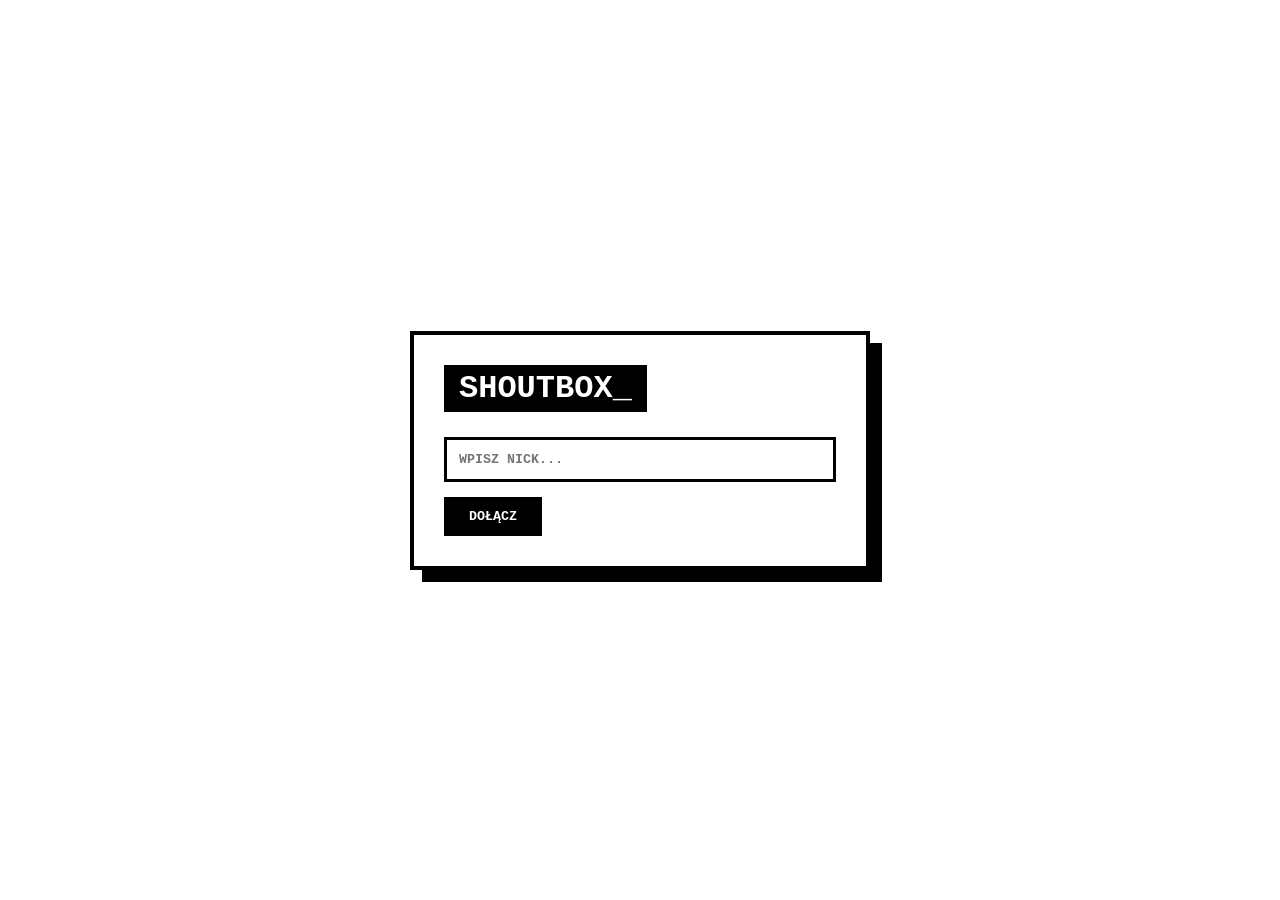
<file: kurs-react/index.html>
<!DOCTYPE html>
<html lang="pl">
<head>
    <meta charset="UTF-8">
    <meta name="viewport" content="width=device-width, initial-scale=1.0">
    <title>Shoutbox Mono Light</title>
    
    <meta name="theme-color" content="#000000">
    <link rel="manifest" href="manifest.json">
    <link rel="apple-touch-icon" href="https://cdn-icons-png.flaticon.com/512/1041/1041916.png">

    <link rel="stylesheet" href="./css/style.css">
</head>
<body>

    <main class="container">
        <section id="sekcja-logowania" class="panel">
            <h1>SHOUTBOX_</h1>
            <div class="login-form">
                <input type="text" id="input-nick" placeholder="WPISZ NICK...">
                <button id="btn-wejdz">DOŁĄCZ</button>
            </div>
        </section>

        <section id="sekcja-czatu" class="panel hidden">
            <header class="chat-header">
                <h2 id="powitanie">UŻYTKOWNIK_</h2>
                <button id="btn-wyloguj">WYJDŹ</button>
            </header>
            
            <div id="okno-wiadomosci"></div>

            <form id="formularz-wiadomosci" class="chat-controls">
                <input type="text" id="input-wiadomosc" placeholder="WIADOMOŚĆ..." autocomplete="off">
                <button type="submit" id="btn-wyslij">WYŚLIJ</button>
            </form>
        </section>
    </main>

    <script src="./js/app.js"></script>

    <script>
        if ('serviceWorker' in navigator) {
            window.addEventListener('load', () => {
                navigator.serviceWorker.register('./sw.js')
                    .then(reg => console.log('✅ Service Worker zarejestrowany!'))
                    .catch(err => console.log('❌ Błąd rejestracji SW:', err));
            });
        }
    </script>
</body>
</html>
</file>
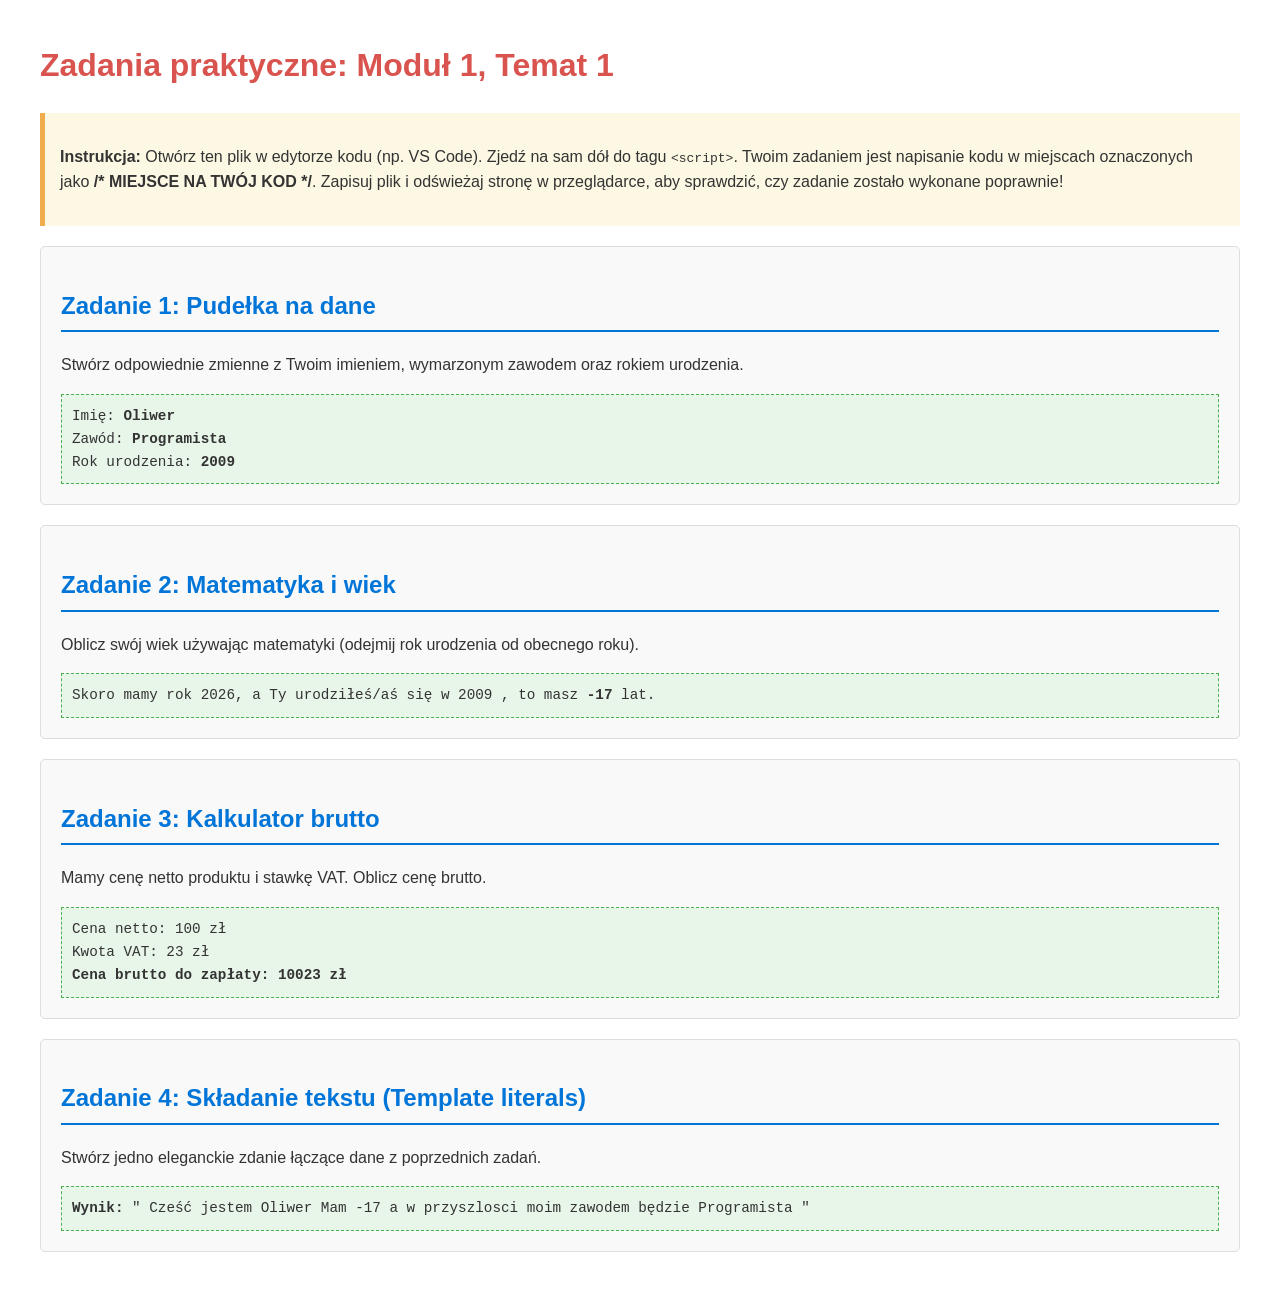
<file: zadania/1.1-zadania.html>
<!DOCTYPE html>
<html lang="pl">
<head>
    <meta charset="UTF-8">
    <meta name="viewport" content="width=device-width, initial-scale=1.0">
    <title>Zadania 1.1: Składnia i Zmienne</title>
    <style>
        body { 
            font-family: 'Segoe UI', Tahoma, Geneva, Verdana, sans-serif; 
            margin: 40px; 
            line-height: 1.6; 
            color: #333;
        }
        h1 { color: #d9534f; }
        h2 { color: #0275d8; border-bottom: 2px solid #0275d8; padding-bottom: 5px;}
        .instruction { 
            background-color: #fcf8e3; 
            padding: 15px; 
            border-left: 5px solid #f0ad4e; 
            margin-bottom: 20px;
        }
        .task-container {
            background-color: #f9f9f9;
            border: 1px solid #ddd;
            padding: 20px;
            margin-bottom: 20px;
            border-radius: 5px;
        }
        .output { 
            margin-top: 15px;
            padding: 10px; 
            background-color: #e8f5e9; 
            border: 1px dashed #4caf50;
            font-family: monospace;
            font-size: 1.1em;
        }
    </style>
</head>
<body>

    <h1>Zadania praktyczne: Moduł 1, Temat 1</h1>
    
    <div class="instruction">
        <p><strong>Instrukcja:</strong> Otwórz ten plik w edytorze kodu (np. VS Code). Zjedź na sam dół do tagu <code>&lt;script&gt;</code>. Twoim zadaniem jest napisanie kodu w miejscach oznaczonych jako <strong>/* MIEJSCE NA TWÓJ KOD */</strong>. Zapisuj plik i odświeżaj stronę w przeglądarce, aby sprawdzić, czy zadanie zostało wykonane poprawnie!</p>
    </div>

    <div class="task-container">
        <h2>Zadanie 1: Pudełka na dane</h2>
        <p>Stwórz odpowiednie zmienne z Twoim imieniem, wymarzonym zawodem oraz rokiem urodzenia.</p>
        <div class="output" id="wynik1">Oczekiwanie na rozwiązanie...</div>
    </div>

    <div class="task-container">
        <h2>Zadanie 2: Matematyka i wiek</h2>
        <p>Oblicz swój wiek używając matematyki (odejmij rok urodzenia od obecnego roku).</p>
        <div class="output" id="wynik2">Oczekiwanie na rozwiązanie...</div>
    </div>

    <div class="task-container">
        <h2>Zadanie 3: Kalkulator brutto</h2>
        <p>Mamy cenę netto produktu i stawkę VAT. Oblicz cenę brutto.</p>
        <div class="output" id="wynik3">Oczekiwanie na rozwiązanie...</div>
    </div>

    <div class="task-container">
        <h2>Zadanie 4: Składanie tekstu (Template literals)</h2>
        <p>Stwórz jedno eleganckie zdanie łączące dane z poprzednich zadań.</p>
        <div class="output" id="wynik4">Oczekiwanie na rozwiązanie...</div>
    </div>

    <script>
        // ==========================================
        // MIEJSCE NA ROZWIĄZANIA ZADAŃ
        // ==========================================

        // --- ZADANIE 1 ---
        // 1. Użyj 'const', aby stworzyć stałą 'mojeImie' i przypisz jej swoje imię.
        // 2. Użyj 'let', aby stworzyć zmienną 'wymarzonyZawod' i przypisz jej tekst (np. "Programista").
        // 3. Użyj 'const', aby stworzyć stałą 'rokUrodzenia' i przypisz jej liczbę (Twój rok urodzenia).
        
        /* --- MIEJSCE NA TWÓJ KOD (Zadanie 1) --- */

        const mojeImie = " Oliwer "
        let wymarzonyZawod = " Programista "
        const rokUrodzenia = " 2009 "
        
        // np.: const mojeImie = "Jan"; (usuń komentarz i wpisz swoje dane)


        // --- ZADANIE 2 ---
        // 1. Stwórz stałą 'obecnyRok' i przypisz jej obecny rok (np. 2024).
        // 2. Stwórz zmienną 'mojWiek'.
        // 3. Przypisz do 'mojWiek' wynik odejmowania: obecnyRok minus rokUrodzenia.
        
        /* --- MIEJSCE NA TWÓJ KOD (Zadanie 2) --- */

        const obecnyRok = "2026"
        let mojWiek = rokUrodzenia - obecnyRok
    

        



        // --- ZADANIE 3 ---
        // Wyobraź sobie, że piszesz system dla sklepu.
        // 1. Stwórz zmienną 'cenaNetto' z wartością 100.
        // 2. Stwórz stałą 'stawkaVat' z wartością 0.23.
        // 3. Stwórz zmienną 'kwotaVat' jako wynik mnożenia cenaNetto przez stawkaVat.
        // 4. Stwórz zmienną 'cenaBrutto' dodając 'cenaNetto' i 'kwotaVat'.
        
        /* --- MIEJSCE NA TWÓJ KOD (Zadanie 3) --- */

        let cenaNetto = "100"
        const stawkaVat = "0.23"
        let kwotaVat = cenaNetto * stawkaVat
        let cenaBrutto = cenaNetto + kwotaVat        



        // --- ZADANIE 4 ---
        // Użyj "backticków" (znaku `), aby stworzyć ładne zdanie korzystając ze zmiennych z Zadania 1 i 2.
        // Przykład zdania: "Cześć, jestem Jan. Mam 18 lat, a w przyszłości moim zawodem będzie Programista."
        // Wynik przypisz do nowej stałej o nazwie 'podsumowanie'.
        
        /* --- MIEJSCE NA TWÓJ KOD (Zadanie 4) --- */
        
        const podsumowanie =  ` Cześć jestem ` + mojeImie + ` Mam ` + mojWiek  + ` a w przyszlosci moim zawodem będzie ` + wymarzonyZawod
        


        // ==========================================
        // KOD SPRAWDZAJĄCY (Nie modyfikuj poniżej!)
        // Poniższy kod sprawdza, czy stworzyłeś odpowiednie zmienne 
        // i wyświetla je na stronie. Jeśli czegoś brakuje, wyświetli błąd.
        // ==========================================
        try {
            document.getElementById('wynik1').innerHTML = 
                `Imię: <strong>${mojeImie}</strong> <br> Zawód: <strong>${wymarzonyZawod}</strong> <br> Rok urodzenia: <strong>${rokUrodzenia}</strong>`;
        } catch(e) { document.getElementById('wynik1').innerHTML = "Błąd: Upewnij się, że stworzyłeś zmienne 'mojeImie', 'wymarzonyZawod' i 'rokUrodzenia'."; }

        try {
            document.getElementById('wynik2').innerHTML = 
                `Skoro mamy rok ${obecnyRok}, a Ty urodziłeś/aś się w ${rokUrodzenia}, to masz <strong>${mojWiek}</strong> lat.`;
        } catch(e) { document.getElementById('wynik2').innerHTML = "Błąd: Upewnij się, że stworzyłeś zmienne 'obecnyRok' i 'mojWiek'."; }

        try {
            document.getElementById('wynik3').innerHTML = 
                `Cena netto: ${cenaNetto} zł <br> Kwota VAT: ${kwotaVat} zł <br> <strong>Cena brutto do zapłaty: ${cenaBrutto} zł</strong>`;
        } catch(e) { document.getElementById('wynik3').innerHTML = "Błąd: Upewnij się, że poprawnie obliczyłeś 'cenaNetto', 'kwotaVat' i 'cenaBrutto'."; }

        try {
            document.getElementById('wynik4').innerHTML = `<strong>Wynik:</strong> "${podsumowanie}"`;
        } catch(e) { document.getElementById('wynik4').innerHTML = "Błąd: Upewnij się, że stworzyłeś zmienną 'podsumowanie' używając template literals."; }

    </script>
</body>
</html>
</file>
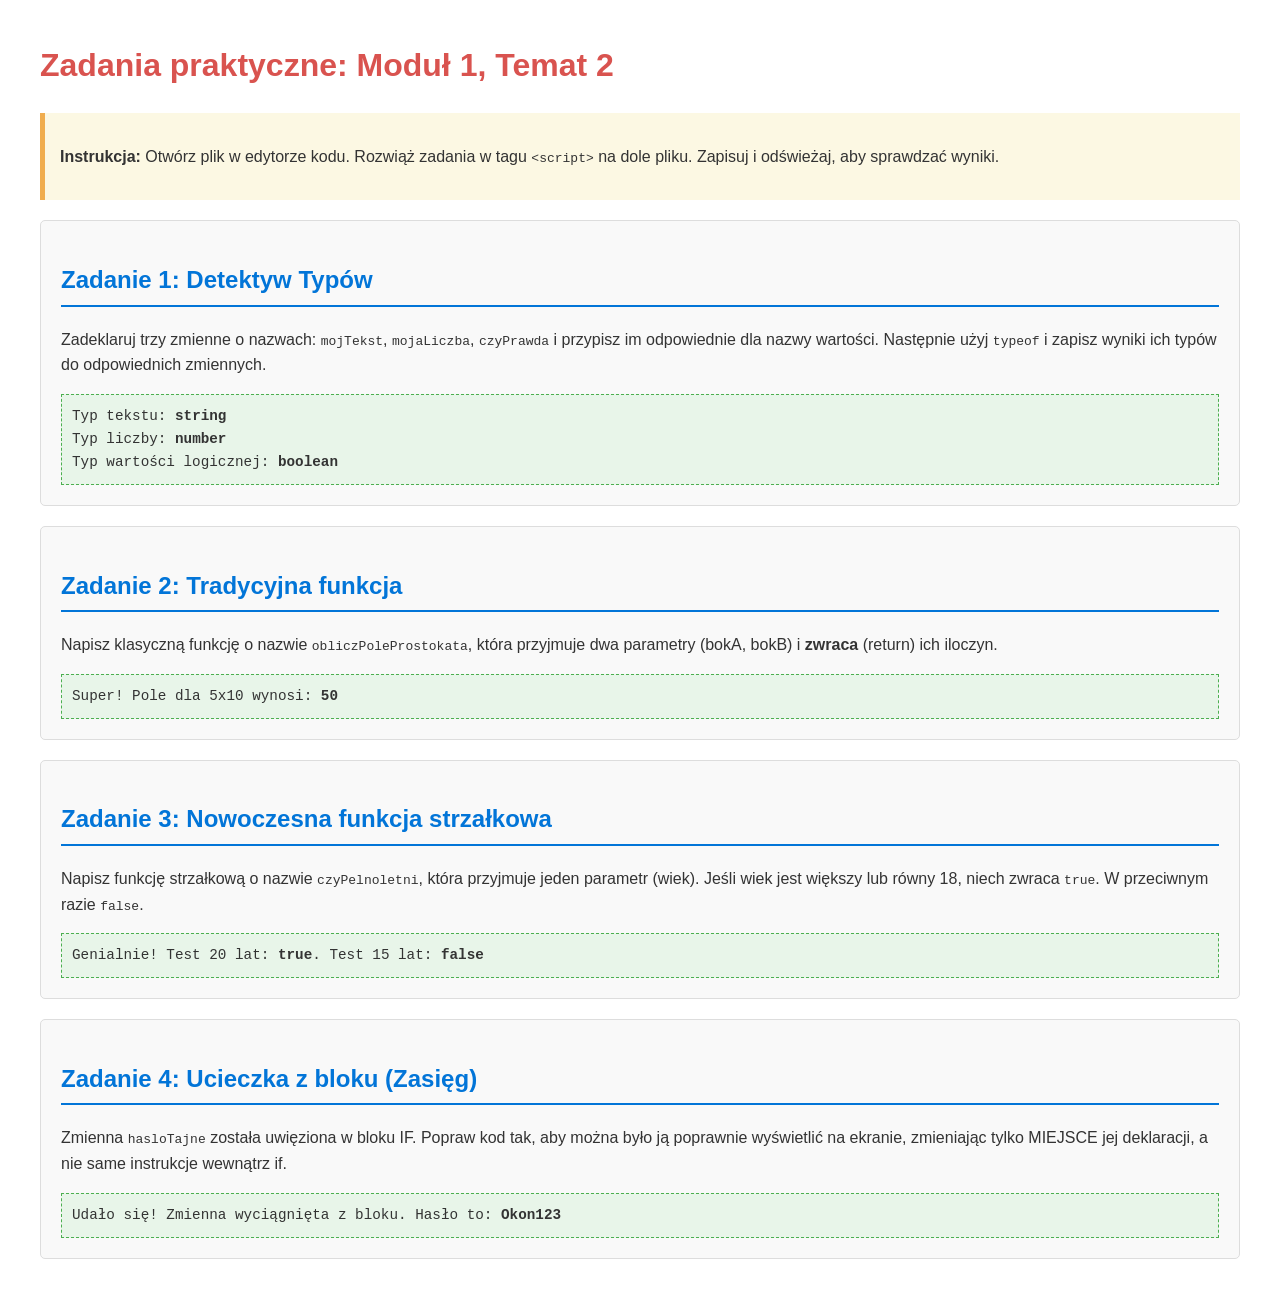
<file: zadania/1.2-zadania.html>
<!DOCTYPE html>
<html lang="pl">
<head>
    <meta charset="UTF-8">
    <meta name="viewport" content="width=device-width, initial-scale=1.0">
    <title>Zadania 1.2: Typy, funkcje i zasięg</title>
    <style>
        body { font-family: 'Segoe UI', Tahoma, Geneva, Verdana, sans-serif; margin: 40px; line-height: 1.6; color: #333; }
        h1 { color: #d9534f; }
        h2 { color: #0275d8; border-bottom: 2px solid #0275d8; padding-bottom: 5px;}
        .instruction { background-color: #fcf8e3; padding: 15px; border-left: 5px solid #f0ad4e; margin-bottom: 20px; }
        .task-container { background-color: #f9f9f9; border: 1px solid #ddd; padding: 20px; margin-bottom: 20px; border-radius: 5px; }
        .output { margin-top: 15px; padding: 10px; background-color: #e8f5e9; border: 1px dashed #4caf50; font-family: monospace; font-size: 1.1em; }
        .error { background-color: #f8d7da; border: 1px dashed #dc3545; color: #721c24; }
    </style>
</head>
<body>

    <h1>Zadania praktyczne: Moduł 1, Temat 2</h1>
    
    <div class="instruction">
        <p><strong>Instrukcja:</strong> Otwórz plik w edytorze kodu. Rozwiąż zadania w tagu <code>&lt;script&gt;</code> na dole pliku. Zapisuj i odświeżaj, aby sprawdzać wyniki.</p>
    </div>

    <div class="task-container">
        <h2>Zadanie 1: Detektyw Typów</h2>
        <p>Zadeklaruj trzy zmienne o nazwach: <code>mojTekst</code>, <code>mojaLiczba</code>, <code>czyPrawda</code> i przypisz im odpowiednie dla nazwy wartości. Następnie użyj <code>typeof</code> i zapisz wyniki ich typów do odpowiednich zmiennych.</p>
        <div class="output" id="wynik1">Oczekiwanie na rozwiązanie...</div>
    </div>

    <div class="task-container">
        <h2>Zadanie 2: Tradycyjna funkcja</h2>
        <p>Napisz klasyczną funkcję o nazwie <code>obliczPoleProstokata</code>, która przyjmuje dwa parametry (bokA, bokB) i <strong>zwraca</strong> (return) ich iloczyn.</p>
        <div class="output" id="wynik2">Oczekiwanie na rozwiązanie...</div>
    </div>

    <div class="task-container">
        <h2>Zadanie 3: Nowoczesna funkcja strzałkowa</h2>
        <p>Napisz funkcję strzałkową o nazwie <code>czyPelnoletni</code>, która przyjmuje jeden parametr (wiek). Jeśli wiek jest większy lub równy 18, niech zwraca <code>true</code>. W przeciwnym razie <code>false</code>.</p>
        <div class="output" id="wynik3">Oczekiwanie na rozwiązanie...</div>
    </div>

    <div class="task-container">
        <h2>Zadanie 4: Ucieczka z bloku (Zasięg)</h2>
        <p>Zmienna <code>hasloTajne</code> została uwięziona w bloku IF. Popraw kod tak, aby można było ją poprawnie wyświetlić na ekranie, zmieniając tylko MIEJSCE jej deklaracji, a nie same instrukcje wewnątrz if.</p>
        <div class="output" id="wynik4">Oczekiwanie na rozwiązanie...</div>
    </div>

    <script>
        // ==========================================
        // MIEJSCE NA ROZWIĄZANIA ZADAŃ
        // ==========================================

        // --- ZADANIE 1 ---
        // 1. Stwórz zmienne: mojTekst, mojaLiczba, czyPrawda i nadaj im odpowiednie wartości.
        // 2. Stwórz zmienne: typTekstu, typLiczby, typPrawdy i przypisz do nich wynik operatora 'typeof' z powyższych zmiennych.
        
        /* --- TWÓJ KOD (Zadanie 1) --- */
        // let mojTekst = "Dowolny tekst";

        let mojTekst = "ABCD";
        let mojaLiczba = 55;
        let czyPrawda = true;

        let typTekstu = typeof( mojTekst );
        let typLiczby = typeof( mojaLiczba );
        let typPrawdy = typeof( czyPrawda );




        // --- ZADANIE 2 ---
        // Stwórz funkcję o nazwie 'obliczPoleProstokata' przyjmującą dwa parametry. Zwróć wynik mnożenia.
        
        /* --- TWÓJ KOD (Zadanie 2) --- */


         function obliczPoleProstokata( bokA, bokB ) {
            return ( bokA * bokB );
        }   
        



        // --- ZADANIE 3 ---
        // Stwórz funkcję strzałkową 'czyPelnoletni'.
        // Podpowiedź: if (wiek >= 18) { return true; } else { return false; }
        
        /* --- TWÓJ KOD (Zadanie 3) --- */
        
         function czyPelnoletni( wiek ) {
            if( wiek >= 18 ) {
                return true;
            } else {
                return false;
            }
        }


        // --- ZADANIE 4 ---
        // BŁĘDNY KOD:
        // if (true) {
        //     let hasloTajne = "Okon123";
        // }
        // 
        // Twoim zadaniem jest przenieść deklarację zmiennej tak, aby 'hasloTajne' było widoczne poza blokiem IF.
        // Najpierw zadeklaruj let hasloTajne PUSTE przed blokiem IF.
        // Potem wewnątrz IF przypisz mu wartość.
        
        /* --- TWÓJ KOD (Zadanie 4) --- */
        
        // (napisz poprawny blok if tutaj)

         let hasloTajne = '';
        if ( true ) {
            hasloTajne = "Okon123";
        }





        // ==========================================
        // KOD SPRAWDZAJĄCY (Nie modyfikuj poniżej!)
        // ==========================================
        try {
            document.getElementById('wynik1').innerHTML = 
                `Typ tekstu: <strong>${typTekstu}</strong> <br> Typ liczby: <strong>${typLiczby}</strong> <br> Typ wartości logicznej: <strong>${typPrawdy}</strong>`;
        } catch(e) { document.getElementById('wynik1').innerHTML = "<span class='error'>Błąd: Upewnij się, że stworzyłeś wszystkie 6 zmiennych z zadania 1.</span>"; }

        try {
            let pole = obliczPoleProstokata(5, 10);
            if (pole === 50) {
                document.getElementById('wynik2').innerHTML = `Super! Pole dla 5x10 wynosi: <strong>${pole}</strong>`;
            } else {
                document.getElementById('wynik2').innerHTML = "<span class='error'>Błąd: Funkcja istnieje, ale zwraca zły wynik. Powinno wyjść 50 dla 5 i 10.</span>";
            }
        } catch(e) { document.getElementById('wynik2').innerHTML = "<span class='error'>Błąd: Upewnij się, że stworzyłeś funkcję 'obliczPoleProstokata' i że używasz return.</span>"; }

        try {
            let dorosly = czyPelnoletni(20);
            let dziecko = czyPelnoletni(15);
            if(dorosly === true && dziecko === false) {
                 document.getElementById('wynik3').innerHTML = `Genialnie! Test 20 lat: <strong>${dorosly}</strong>. Test 15 lat: <strong>${dziecko}</strong>`;
            } else {
                 document.getElementById('wynik3').innerHTML = "<span class='error'>Błąd: Funkcja nie zwraca poprawnej prawdy/fałszu dla podanego wieku.</span>";
            }
        } catch(e) { document.getElementById('wynik3').innerHTML = "<span class='error'>Błąd: Brak poprawnie zadeklarowanej funkcji strzałkowej 'czyPelnoletni'.</span>"; }

        try {
            if (hasloTajne === "Okon123") {
                document.getElementById('wynik4').innerHTML = `Udało się! Zmienna wyciągnięta z bloku. Hasło to: <strong>${hasloTajne}</strong>`;
            } else {
                document.getElementById('wynik4').innerHTML = "<span class='error'>Błąd wartości hasła.</span>";
            }
        } catch(e) { document.getElementById('wynik4').innerHTML = "<span class='error'>Błąd: Zmienna 'hasloTajne' nadal nie jest widoczna globalnie. Pamiętaj o deklaracji 'let' PRZED blokiem if!</span>"; }

    </script>
</body>
</html>
</file>
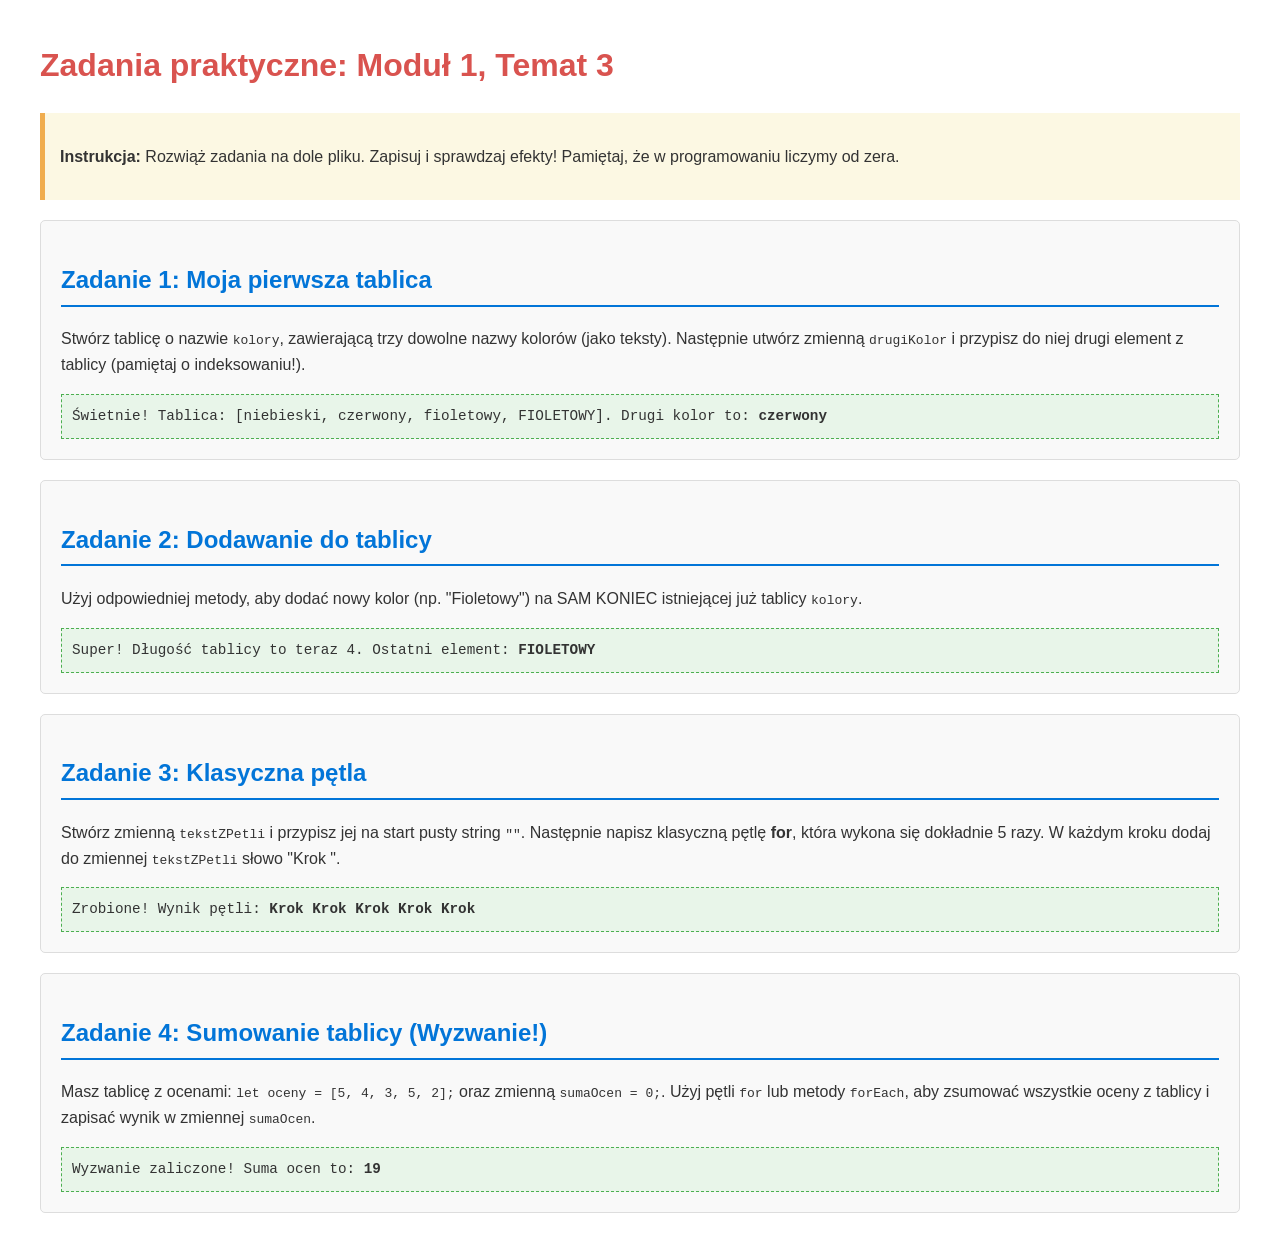
<file: zadania/1.3-zadania.html>
<!DOCTYPE html>
<html lang="pl">
<head>
    <meta charset="UTF-8">
    <meta name="viewport" content="width=device-width, initial-scale=1.0">
    <title>Zadania 1.3: Tablice i pętle</title>
    <style>
        body { font-family: 'Segoe UI', Tahoma, Geneva, Verdana, sans-serif; margin: 40px; line-height: 1.6; color: #333; }
        h1 { color: #d9534f; }
        h2 { color: #0275d8; border-bottom: 2px solid #0275d8; padding-bottom: 5px;}
        .instruction { background-color: #fcf8e3; padding: 15px; border-left: 5px solid #f0ad4e; margin-bottom: 20px; }
        .task-container { background-color: #f9f9f9; border: 1px solid #ddd; padding: 20px; margin-bottom: 20px; border-radius: 5px; }
        .output { margin-top: 15px; padding: 10px; background-color: #e8f5e9; border: 1px dashed #4caf50; font-family: monospace; font-size: 1.1em; }
        .error { background-color: #f8d7da; border: 1px dashed #dc3545; color: #721c24; padding: 10px; }
    </style>
</head>
<body>

    <h1>Zadania praktyczne: Moduł 1, Temat 3</h1>
    
    <div class="instruction">
        <p><strong>Instrukcja:</strong> Rozwiąż zadania na dole pliku. Zapisuj i sprawdzaj efekty! Pamiętaj, że w programowaniu liczymy od zera.</p>
    </div>

    <div class="task-container">
        <h2>Zadanie 1: Moja pierwsza tablica</h2>
        <p>Stwórz tablicę o nazwie <code>kolory</code>, zawierającą trzy dowolne nazwy kolorów (jako teksty). Następnie utwórz zmienną <code>drugiKolor</code> i przypisz do niej drugi element z tablicy (pamiętaj o indeksowaniu!).</p>
        <div class="output" id="wynik1">Oczekiwanie na rozwiązanie...</div>
    </div>

    <div class="task-container">
        <h2>Zadanie 2: Dodawanie do tablicy</h2>
        <p>Użyj odpowiedniej metody, aby dodać nowy kolor (np. "Fioletowy") na SAM KONIEC istniejącej już tablicy <code>kolory</code>.</p>
        <div class="output" id="wynik2">Oczekiwanie na rozwiązanie...</div>
    </div>

    <div class="task-container">
        <h2>Zadanie 3: Klasyczna pętla</h2>
        <p>Stwórz zmienną <code>tekstZPetli</code> i przypisz jej na start pusty string <code>""</code>. Następnie napisz klasyczną pętlę <strong>for</strong>, która wykona się dokładnie 5 razy. W każdym kroku dodaj do zmiennej <code>tekstZPetli</code> słowo "Krok ".</p>
        <div class="output" id="wynik3">Oczekiwanie na rozwiązanie...</div>
    </div>

    <div class="task-container">
        <h2>Zadanie 4: Sumowanie tablicy (Wyzwanie!)</h2>
        <p>Masz tablicę z ocenami: <code>let oceny = [5, 4, 3, 5, 2];</code> oraz zmienną <code>sumaOcen = 0;</code>. Użyj pętli <code>for</code> lub metody <code>forEach</code>, aby zsumować wszystkie oceny z tablicy i zapisać wynik w zmiennej <code>sumaOcen</code>.</p>
        <div class="output" id="wynik4">Oczekiwanie na rozwiązanie...</div>
    </div>

    <script>
        // ==========================================
        // MIEJSCE NA ROZWIĄZANIA ZADAŃ
        // ==========================================

        // --- ZADANIE 1 ---
        /* --- TWÓJ KOD TUTAJ --- */
        
        let kolory = [ "niebieski", "czerwony" , "fioletowy"];
        let drugiKolor = kolory[ 1 ];


        // --- ZADANIE 2 ---
        /* --- TWÓJ KOD TUTAJ --- */
        
    
        kolory.push("FIOLETOWY")

        // --- ZADANIE 3 ---
        let tekstZPetli = "";
        /* --- TWÓJ KOD TUTAJ (Pętla for) --- */
        // Wskazówka: W pętli rób: tekstZPetli = tekstZPetli + "Krok "; lub tekstZPetli += "Krok ";

        let powtorzenia = 5; 
        for( let start = 0; powtorzenia > start;
         start++ ) 
         {
            tekstZPetli = tekstZPetli + "Krok ";
        }
        

        // --- ZADANIE 4 ---
        let oceny = [5, 4, 3, 5, 2];
        let sumaOcen = 0;
        
        /* --- TWÓJ KOD TUTAJ --- */
        for(let ocena = 0; 
        
        
        oceny.length > ocena ;  
        
        ocena++)
        
        {
            sumaOcen = oceny   [ocena]    +    sumaOcen  ;
        }
        
        



        // ==========================================
        // KOD SPRAWDZAJĄCY (Nie modyfikuj poniżej!)
        // ==========================================
        try {
            if(Array.isArray(kolory) && kolory.length >= 3) {
                let wyciagniety = kolory[1];
                if (drugiKolor === wyciagniety) {
                    document.getElementById('wynik1').innerHTML = `Świetnie! Tablica: [${kolory.join(", ")}]. Drugi kolor to: <strong>${drugiKolor}</strong>`;
                } else {
                    document.getElementById('wynik1').innerHTML = `<div class='error'>Błąd: Zmienna 'drugiKolor' ma wartość '${drugiKolor}', a powinna mieć wartość z indeksu 1 (czyli '${wyciagniety}').</div>`;
                }
            } else {
                document.getElementById('wynik1').innerHTML = `<div class='error'>Błąd: Upewnij się, że 'kolory' to tablica z min. 3 elementami.</div>`;
            }
        } catch(e) { document.getElementById('wynik1').innerHTML = "<div class='error'>Błąd: Brak zadeklarowanych zmiennych 'kolory' lub 'drugiKolor'.</div>"; }

        try {
            if(kolory.length > 3) {
                document.getElementById('wynik2').innerHTML = `Super! Długość tablicy to teraz ${kolory.length}. Ostatni element: <strong>${kolory[kolory.length-1]}</strong>`;
            } else {
                document.getElementById('wynik2').innerHTML = `<div class='error'>Błąd: Tablica nie powiększyła się. Użyj metody .push()</div>`;
            }
        } catch(e) { document.getElementById('wynik2').innerHTML = "<div class='error'>Błąd: Nie można sprawdzić zadania 2 (błąd w zadaniu 1?).</div>"; }

        try {
            if(tekstZPetli.trim() === "Krok Krok Krok Krok Krok" || tekstZPetli.trim() === "KrokKrokKrokKrokKrok") {
                document.getElementById('wynik3').innerHTML = `Zrobione! Wynik pętli: <strong>${tekstZPetli}</strong>`;
            } else {
                 document.getElementById('wynik3').innerHTML = `<div class='error'>Błąd: Zmienna 'tekstZPetli' ma złą wartość ("${tekstZPetli}"). Pętla miała wykonać się 5 razy.</div>`;
            }
        } catch(e) { document.getElementById('wynik3').innerHTML = "<div class='error'>Błąd pętli w zadaniu 3.</div>"; }

        try {
            if(sumaOcen === 19) {
                document.getElementById('wynik4').innerHTML = `Wyzwanie zaliczone! Suma ocen to: <strong>${sumaOcen}</strong>`;
            } else {
                 document.getElementById('wynik4').innerHTML = `<div class='error'>Błąd: Suma ocen wynosi ${sumaOcen}, a powinno być 19. Sprawdź swoją pętlę.</div>`;
            }
        } catch(e) { document.getElementById('wynik4').innerHTML = "<div class='error'>Błąd przy sumowaniu ocen w zadaniu 4.</div>"; }

    </script>
</body>
</html>
</file>
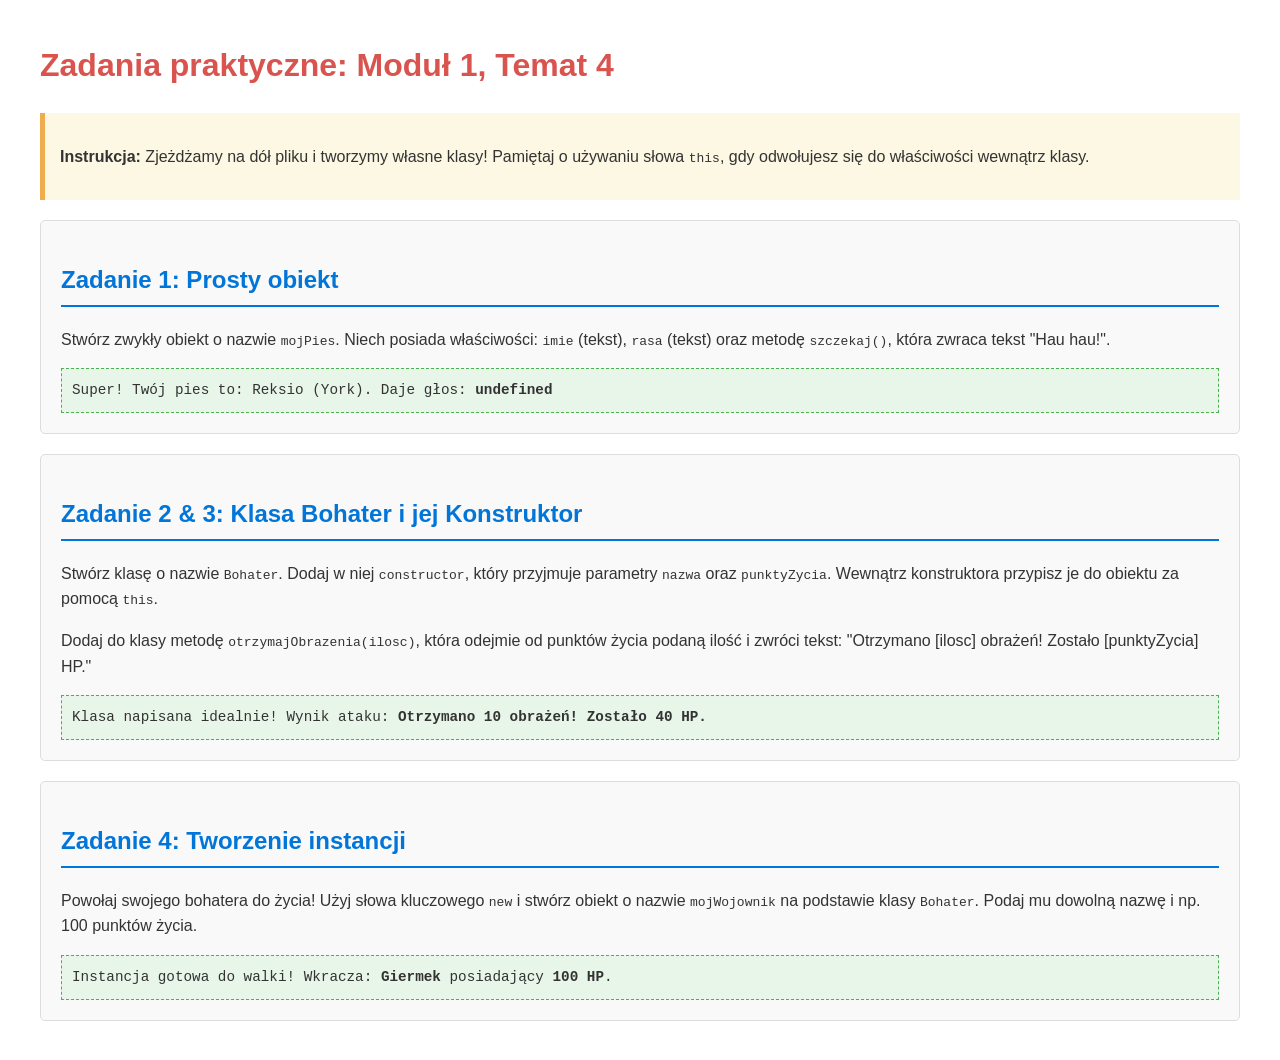
<file: zadania/1.4-zadania.html>
<!DOCTYPE html>
<html lang="pl">
<head>
    <meta charset="UTF-8">
    <meta name="viewport" content="width=device-width, initial-scale=1.0">
    <title>Zadania 1.4: Programowanie obiektowe</title>
    <style>
        body { font-family: 'Segoe UI', Tahoma, Geneva, Verdana, sans-serif; margin: 40px; line-height: 1.6; color: #333; }
        h1 { color: #d9534f; }
        h2 { color: #0275d8; border-bottom: 2px solid #0275d8; padding-bottom: 5px;}
        .instruction { background-color: #fcf8e3; padding: 15px; border-left: 5px solid #f0ad4e; margin-bottom: 20px; }
        .task-container { background-color: #f9f9f9; border: 1px solid #ddd; padding: 20px; margin-bottom: 20px; border-radius: 5px; }
        .output { margin-top: 15px; padding: 10px; background-color: #e8f5e9; border: 1px dashed #4caf50; font-family: monospace; font-size: 1.1em; }
        .error { background-color: #f8d7da; border: 1px dashed #dc3545; color: #721c24; padding: 10px; }
    </style>
</head>
<body>

    <h1>Zadania praktyczne: Moduł 1, Temat 4</h1>
    
    <div class="instruction">
        <p><strong>Instrukcja:</strong> Zjeżdżamy na dół pliku i tworzymy własne klasy! Pamiętaj o używaniu słowa <code>this</code>, gdy odwołujesz się do właściwości wewnątrz klasy.</p>
    </div>

    <div class="task-container">
        <h2>Zadanie 1: Prosty obiekt</h2>
        <p>Stwórz zwykły obiekt o nazwie <code>mojPies</code>. Niech posiada właściwości: <code>imie</code> (tekst), <code>rasa</code> (tekst) oraz metodę <code>szczekaj()</code>, która zwraca tekst "Hau hau!".</p>
        <div class="output" id="wynik1">Oczekiwanie na rozwiązanie...</div>
    </div>

    <div class="task-container">
        <h2>Zadanie 2 & 3: Klasa Bohater i jej Konstruktor</h2>
        <p>Stwórz klasę o nazwie <code>Bohater</code>. Dodaj w niej <code>constructor</code>, który przyjmuje parametry <code>nazwa</code> oraz <code>punktyZycia</code>. Wewnątrz konstruktora przypisz je do obiektu za pomocą <code>this</code>.</p>
        <p>Dodaj do klasy metodę <code>otrzymajObrazenia(ilosc)</code>, która odejmie od punktów życia podaną ilość i zwróci tekst: "Otrzymano [ilosc] obrażeń! Zostało [punktyZycia] HP."</p>
        <div class="output" id="wynik2">Oczekiwanie na rozwiązanie...</div>
    </div>

    <div class="task-container">
        <h2>Zadanie 4: Tworzenie instancji</h2>
        <p>Powołaj swojego bohatera do życia! Użyj słowa kluczowego <code>new</code> i stwórz obiekt o nazwie <code>mojWojownik</code> na podstawie klasy <code>Bohater</code>. Podaj mu dowolną nazwę i np. 100 punktów życia.</p>
        <div class="output" id="wynik3">Oczekiwanie na rozwiązanie...</div>
    </div>

    <script>
        // ==========================================
        // MIEJSCE NA ROZWIĄZANIA ZADAŃ
        // ==========================================

        // --- ZADANIE 1 ---
        /* --- TWÓJ KOD TUTAJ --- */
        // let mojPies = { ... };
        
        
             let mojPies = { imie : "Reksio", rasa : "York", szczekaj : function() 
             
             {
                return
                ( `Hau hau!` )
                ;
            }
             }


        // --- ZADANIE 2 i 3 ---
        /* --- TWÓJ KOD TUTAJ --- */
        // class Bohater { ... }
         
        
        class Bohater 
        
        {
            constructor( nazwa, punktyZycia ) 
            
            {
                this.nazwa = nazwa;
                this.punktyZycia = punktyZycia;
            
            }

            otrzymajObrazenia( ilosc ) 
            
            {
                this.punktyZycia = this.punktyZycia - ilosc;
                return "Otrzymano " + ilosc + " obrażeń! Zostało " + this.punktyZycia + " HP.";
            };
            
        }
        



        // --- ZADANIE 4 ---
        /* --- TWÓJ KOD TUTAJ --- */
        // let mojWojownik = new Bohater(...);
        
          let mojWojownik = new Bohater
          
          ( this.nazwa = "Giermek", this.punktyZycia = 100)



        // ==========================================
        // KOD SPRAWDZAJĄCY (Nie modyfikuj poniżej!)
        // ==========================================
        try {
            if(mojPies && mojPies.imie && typeof mojPies.szczekaj === 'function') {
                document.getElementById('wynik1').innerHTML = `Super! Twój pies to: ${mojPies.imie} (${mojPies.rasa}). Daje głos: <strong>${mojPies.szczekaj()}</strong>`;
            } else {
                document.getElementById('wynik1').innerHTML = `<div class='error'>Błąd: Upewnij się, że obiekt 'mojPies' ma 'imie', 'rasa' i metodę 'szczekaj()'.</div>`;
            }
        } catch(e) { document.getElementById('wynik1').innerHTML = "<div class='error'>Błąd: Brak zadeklarowanego obiektu 'mojPies'.</div>"; }

        try {
            if (typeof Bohater === 'function') { // W JS klasy to "pod maską" funkcje
                let testBohater = new Bohater("Testowy", 50);
                if(testBohater.nazwa && testBohater.punktyZycia !== undefined && typeof testBohater.otrzymajObrazenia === 'function') {
                    let wynikAtaku = testBohater.otrzymajObrazenia(10);
                    if(testBohater.punktyZycia === 40) {
                        document.getElementById('wynik2').innerHTML = `Klasa napisana idealnie! Wynik ataku: <strong>${wynikAtaku}</strong>`;
                    } else {
                        document.getElementById('wynik2').innerHTML = `<div class='error'>Błąd: Metoda otrzymywania obrażeń nie odejmuje poprawnie punktów życia (było 50, odjęto 10, a wynik to ${testBohater.punktyZycia}).</div>`;
                    }
                } else {
                     document.getElementById('wynik2').innerHTML = `<div class='error'>Błąd: Klasa istnieje, ale brakuje konstruktora (nazwa, punktyZycia) lub metody otrzymywania obrażeń.</div>`;
                }
            }
        } catch(e) { document.getElementById('wynik2').innerHTML = "<div class='error'>Błąd: Brak zadeklarowanej klasy 'Bohater'. Pamiętaj o dużej literze!</div>"; }

        try {
            if(mojWojownik instanceof Bohater) {
                document.getElementById('wynik3').innerHTML = `Instancja gotowa do walki! Wkracza: <strong>${mojWojownik.nazwa}</strong> posiadający <strong>${mojWojownik.punktyZycia} HP</strong>.`;
            } else {
                document.getElementById('wynik3').innerHTML = `<div class='error'>Błąd: Zmienna 'mojWojownik' nie jest instancją klasy Bohater. Pamiętaj o 'new'!</div>`;
            }
        } catch(e) { document.getElementById('wynik3').innerHTML = "<div class='error'>Błąd: Brak stworzonego obiektu 'mojWojownik'.</div>"; }

    </script>
</body>
</html>
</file>
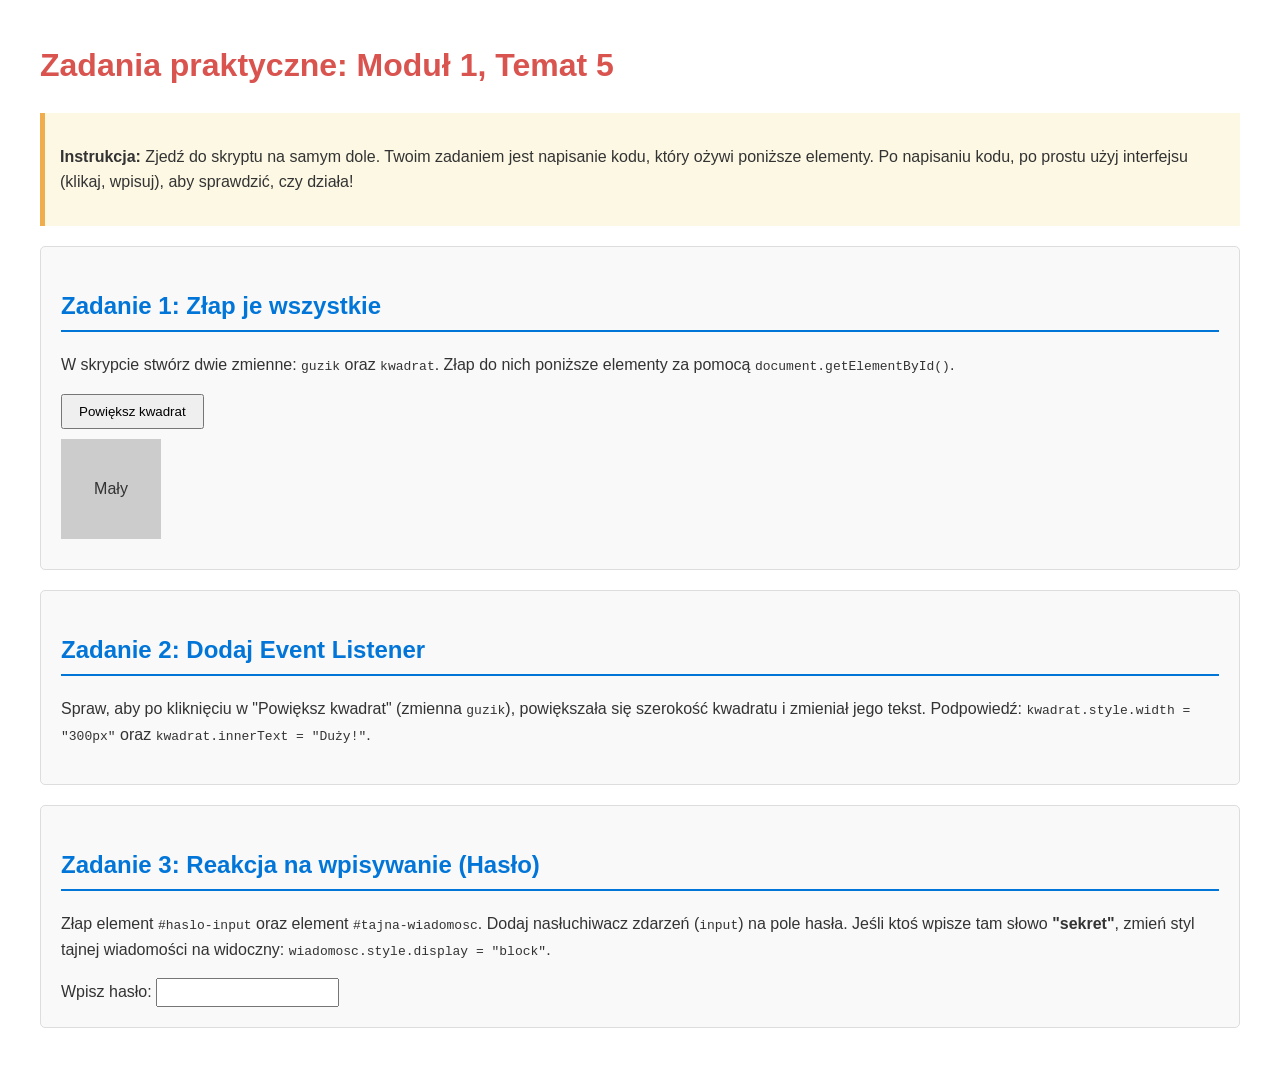
<file: zadania/1.5-zadania.html>
<!DOCTYPE html>
<html lang="pl">
<head>
    <meta charset="UTF-8">
    <meta name="viewport" content="width=device-width, initial-scale=1.0">
    <title>Zadania 1.5: Model DOM i Zdarzenia</title>
    <style>
        body { font-family: 'Segoe UI', Tahoma, Geneva, Verdana, sans-serif; margin: 40px; line-height: 1.6; color: #333; }
        h1 { color: #d9534f; }
        h2 { color: #0275d8; border-bottom: 2px solid #0275d8; padding-bottom: 5px;}
        .instruction { background-color: #fcf8e3; padding: 15px; border-left: 5px solid #f0ad4e; margin-bottom: 20px; }
        .task-container { background-color: #f9f9f9; border: 1px solid #ddd; padding: 20px; margin-bottom: 20px; border-radius: 5px; }
        
        /* Klasy do zadań */
        #kwadrat-zadanie { width: 100px; height: 100px; background-color: #ccc; margin: 10px 0; display: flex; align-items: center; justify-content: center;}
        .przycisk-zadania { padding: 8px 16px; margin-right: 10px; cursor: pointer; }
        #haslo-input { padding: 5px; }
        #tajna-wiadomosc { color: red; font-weight: bold; display: none; } /* Domyślnie ukryte */
    </style>
</head>
<body>

    <h1>Zadania praktyczne: Moduł 1, Temat 5</h1>
    
    <div class="instruction">
        <p><strong>Instrukcja:</strong> Zjedź do skryptu na samym dole. Twoim zadaniem jest napisanie kodu, który ożywi poniższe elementy. Po napisaniu kodu, po prostu użyj interfejsu (klikaj, wpisuj), aby sprawdzić, czy działa!</p>
    </div>

    <div class="task-container">
        <h2>Zadanie 1: Złap je wszystkie</h2>
        <p>W skrypcie stwórz dwie zmienne: <code>guzik</code> oraz <code>kwadrat</code>. Złap do nich poniższe elementy za pomocą <code>document.getElementById()</code>.</p>
        <button id="magiczny-guzik" class="przycisk-zadania">Powiększ kwadrat</button>
        <div id="kwadrat-zadanie">Mały</div>
    </div>

    <div class="task-container">
        <h2>Zadanie 2: Dodaj Event Listener</h2>
        <p>Spraw, aby po kliknięciu w "Powiększ kwadrat" (zmienna <code>guzik</code>), powiększała się szerokość kwadratu i zmieniał jego tekst. Podpowiedź: <code>kwadrat.style.width = "300px"</code> oraz <code>kwadrat.innerText = "Duży!"</code>.</p>
    </div>

    <div class="task-container">
        <h2>Zadanie 3: Reakcja na wpisywanie (Hasło)</h2>
        <p>Złap element <code>#haslo-input</code> oraz element <code>#tajna-wiadomosc</code>. Dodaj nasłuchiwacz zdarzeń (<code>input</code>) na pole hasła. Jeśli ktoś wpisze tam słowo <strong>"sekret"</strong>, zmień styl tajnej wiadomości na widoczny: <code>wiadomosc.style.display = "block"</code>.</p>
        Wpisz hasło: <input type="text" id="haslo-input">
        <p id="tajna-wiadomosc">Gratulacje! Znasz tajne hasło!</p>
    </div>

    <script>
        // ==========================================
        // MIEJSCE NA ROZWIĄZANIA ZADAŃ
        // ==========================================

        // --- ZADANIE 1 ---
        // Pamiętaj: id dla guzika to "magiczny-guzik", a dla kwadratu "kwadrat-zadanie"
        /* --- TWÓJ KOD TUTAJ --- */
        // const guzik = ...
        // const kwadrat = ...
        
        const guzik = document.getElementById( "magiczny-guzik" )
        const kwadrat = document.getElementById( "kwadrat-zadanie" )


        // --- ZADANIE 2 ---
        // Użyj: guzik.addEventListener("click", () => { ... })
        /* --- TWÓJ KOD TUTAJ --- */
        
         guzik.addEventListener( 'click',() => {
            kwadrat.style.width = "300px"
            kwadrat.innerText = "Duży"    })




        // --- ZADANIE 3 ---
        // 1. Złap oba elementy po ID (haslo-input oraz tajna-wiadomosc)
        // 2. Dodaj zdarzenie "input" na pole hasła
        // 3. W środku funkcji sprawdź if (zdarzenie.target.value === "sekret") { ... }
        
        /* --- TWÓJ KOD TUTAJ --- */
        // const inputHaslo = document.getElementById("haslo-input");
        // const wiadomosc = document.getElementById("tajna-wiadomosc");
        
        // inputHaslo.addEventListener("input", (zdarzenie) => { ... });

        const inputHaslo = document.getElementById( "haslo-input" )
        const wiadomosc = document.getElementById( "tajna-wiadomosc" )
        
        inputHaslo.addEventListener( 'input', (zdarzenie) => {
            if( inputHaslo.value === "sekret" ) {
                wiadomosc.style.display = "block"  } });



    </script>
</body>
</html>
</file>
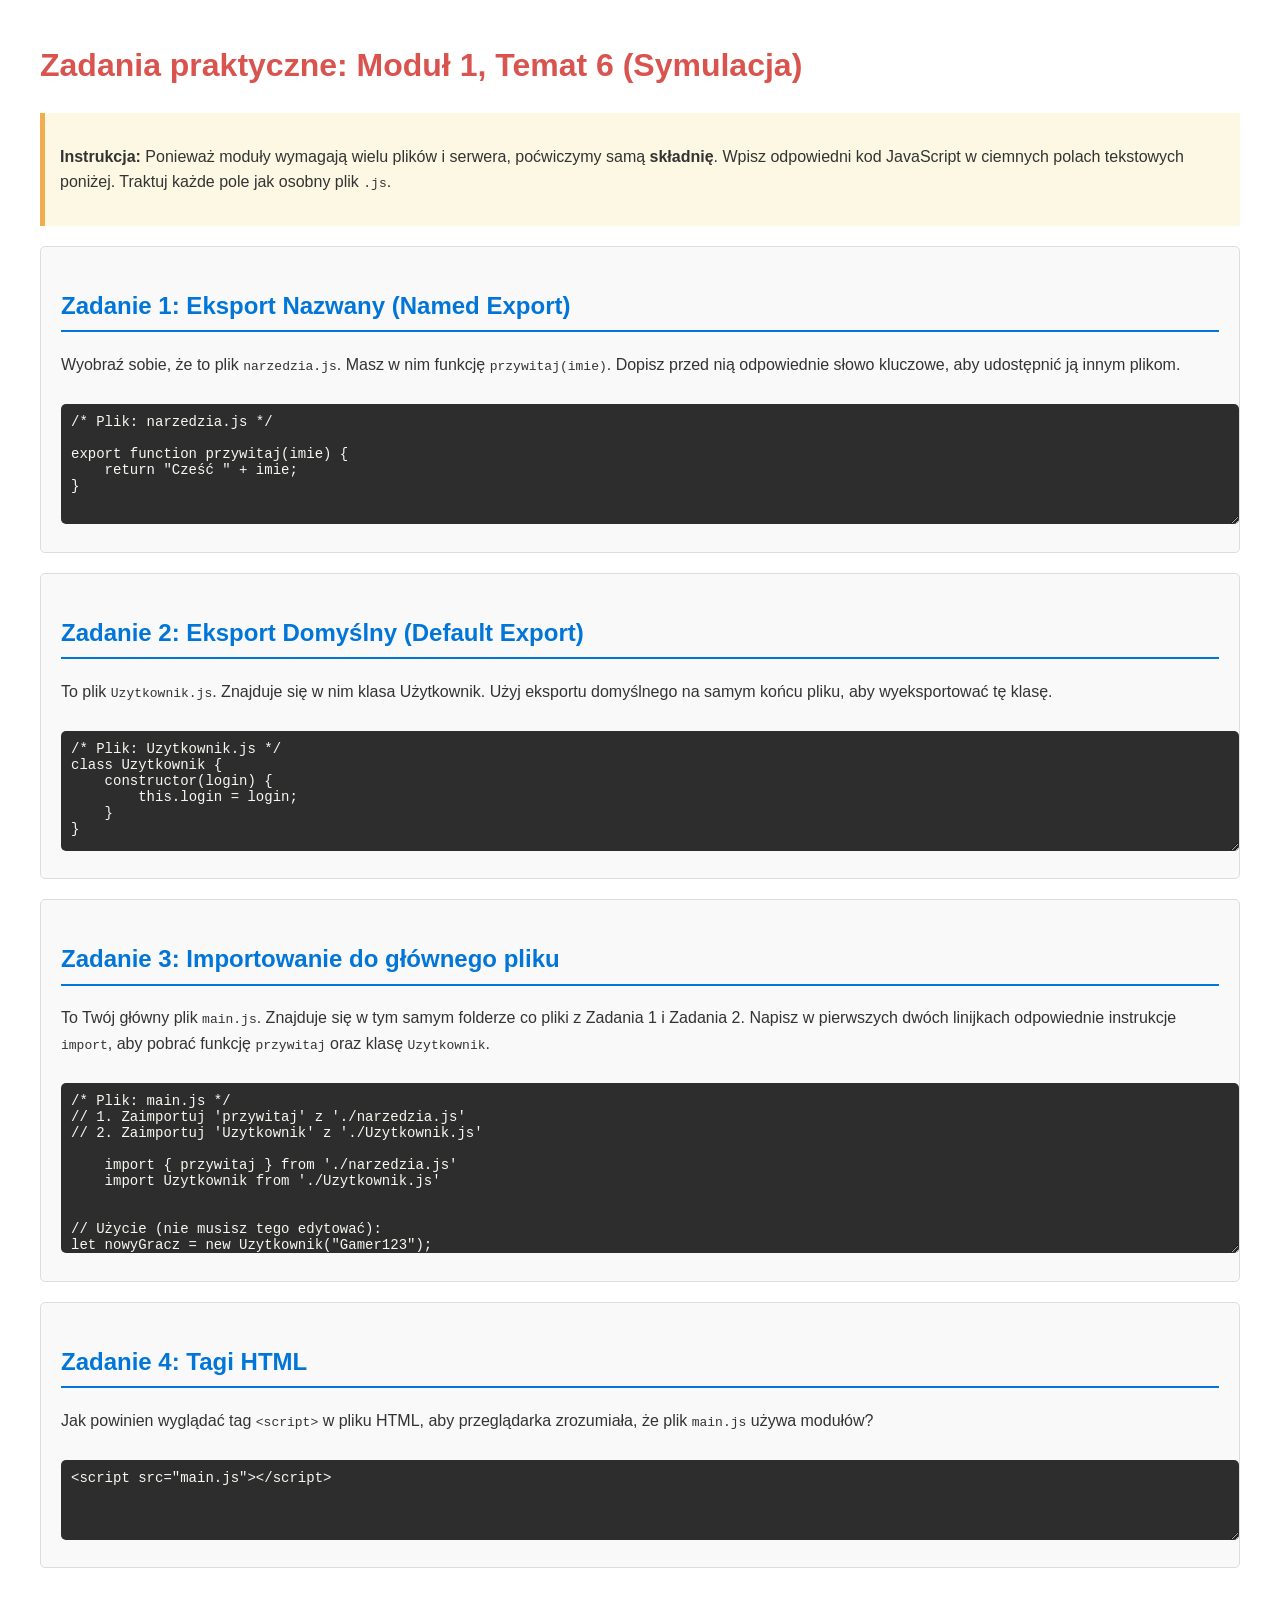
<file: zadania/1.6-zadania.html>
<!DOCTYPE html>
<html lang="pl">
<head>
    <meta charset="UTF-8">
    <meta name="viewport" content="width=device-width, initial-scale=1.0">
    <title>Zadania 1.6: Moduły</title>
    <style>
        body { font-family: 'Segoe UI', Tahoma, Geneva, Verdana, sans-serif; margin: 40px; line-height: 1.6; color: #333; }
        h1 { color: #d9534f; }
        h2 { color: #0275d8; border-bottom: 2px solid #0275d8; padding-bottom: 5px;}
        .instruction { background-color: #fcf8e3; padding: 15px; border-left: 5px solid #f0ad4e; margin-bottom: 20px; }
        .task-container { background-color: #f9f9f9; border: 1px solid #ddd; padding: 20px; margin-bottom: 20px; border-radius: 5px; }
        .code-area { width: 100%; height: 100px; font-family: monospace; font-size: 14px; padding: 10px; background-color: #2d2d2d; color: #f8f8f2; border: none; border-radius: 5px; resize: vertical; margin-top: 10px;}
    </style>
</head>
<body>

    <h1>Zadania praktyczne: Moduł 1, Temat 6 (Symulacja)</h1>
    
    <div class="instruction">
        <p><strong>Instrukcja:</strong> Ponieważ moduły wymagają wielu plików i serwera, poćwiczymy samą <strong>składnię</strong>. Wpisz odpowiedni kod JavaScript w ciemnych polach tekstowych poniżej. Traktuj każde pole jak osobny plik <code>.js</code>.</p>
    </div>

    <div class="task-container">
        <h2>Zadanie 1: Eksport Nazwany (Named Export)</h2>
        <p>Wyobraź sobie, że to plik <code>narzedzia.js</code>. Masz w nim funkcję <code>przywitaj(imie)</code>. Dopisz przed nią odpowiednie słowo kluczowe, aby udostępnić ją innym plikom.</p>
        <textarea class="code-area" spellcheck="false">
/* Plik: narzedzia.js */

export function przywitaj(imie) {
    return "Cześć " + imie;
}
        </textarea>
    </div>

    <div class="task-container">
        <h2>Zadanie 2: Eksport Domyślny (Default Export)</h2>
        <p>To plik <code>Uzytkownik.js</code>. Znajduje się w nim klasa Użytkownik. Użyj eksportu domyślnego na samym końcu pliku, aby wyeksportować tę klasę.</p>
        <textarea class="code-area" spellcheck="false">
/* Plik: Uzytkownik.js */
class Uzytkownik {
    constructor(login) {
        this.login = login;
    }
}

// Miejsce na Twój eksport domyślny:

        </textarea>
    </div>

    <div class="task-container">
        <h2>Zadanie 3: Importowanie do głównego pliku</h2>
        <p>To Twój główny plik <code>main.js</code>. Znajduje się w tym samym folderze co pliki z Zadania 1 i Zadania 2. Napisz w pierwszych dwóch linijkach odpowiednie instrukcje <code>import</code>, aby pobrać funkcję <code>przywitaj</code> oraz klasę <code>Uzytkownik</code>.</p>
        <textarea class="code-area" spellcheck="false" style="height: 150px;">
/* Plik: main.js */
// 1. Zaimportuj 'przywitaj' z './narzedzia.js'
// 2. Zaimportuj 'Uzytkownik' z './Uzytkownik.js'

    import { przywitaj } from './narzedzia.js'
    import Uzytkownik from './Uzytkownik.js'


// Użycie (nie musisz tego edytować):
let nowyGracz = new Uzytkownik("Gamer123");
console.log( przywitaj(nowyGracz.login) );
        </textarea>
    </div>

    <div class="task-container">
        <h2>Zadanie 4: Tagi HTML</h2>
        <p>Jak powinien wyglądać tag <code>&lt;script&gt;</code> w pliku HTML, aby przeglądarka zrozumiała, że plik <code>main.js</code> używa modułów?</p>
        <textarea class="code-area" spellcheck="false" style="height: 60px;">
<script src="main.js"></script>
        </textarea>
    </div>

</body>
</html>
</file>
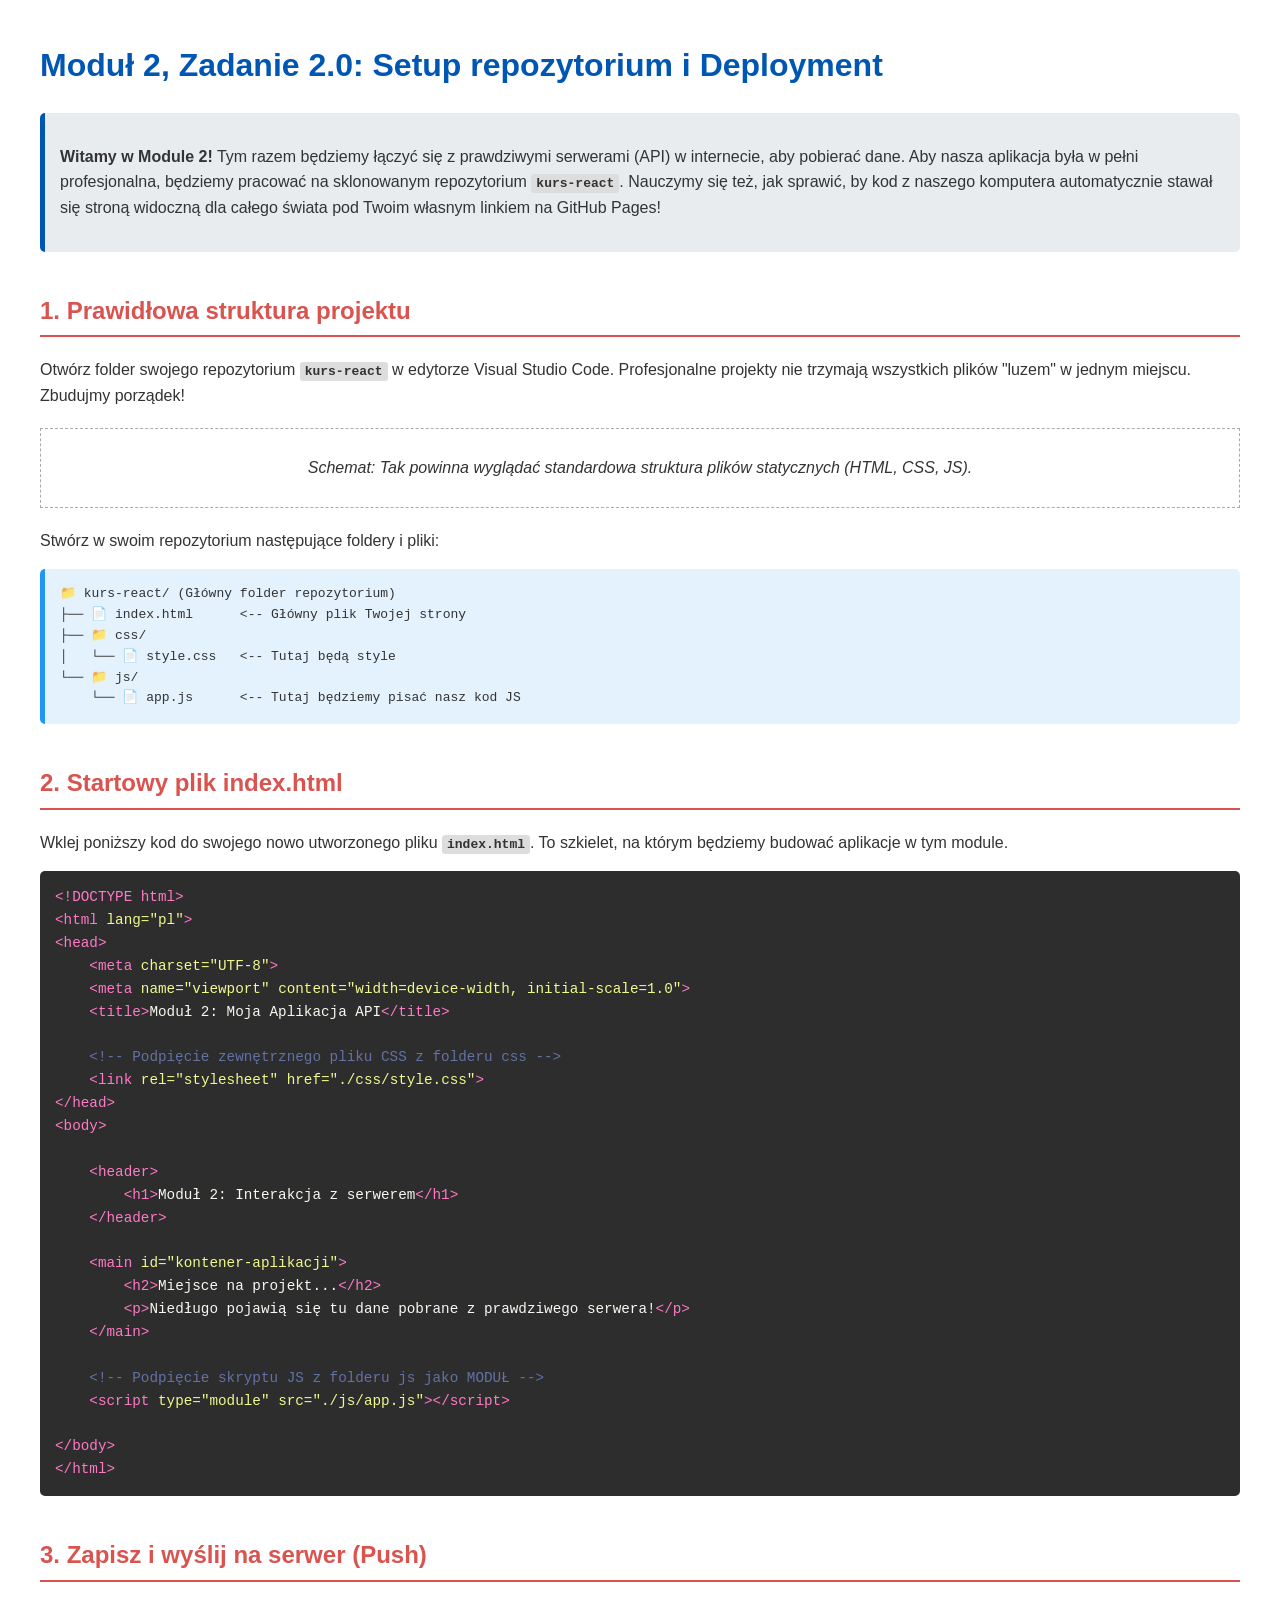
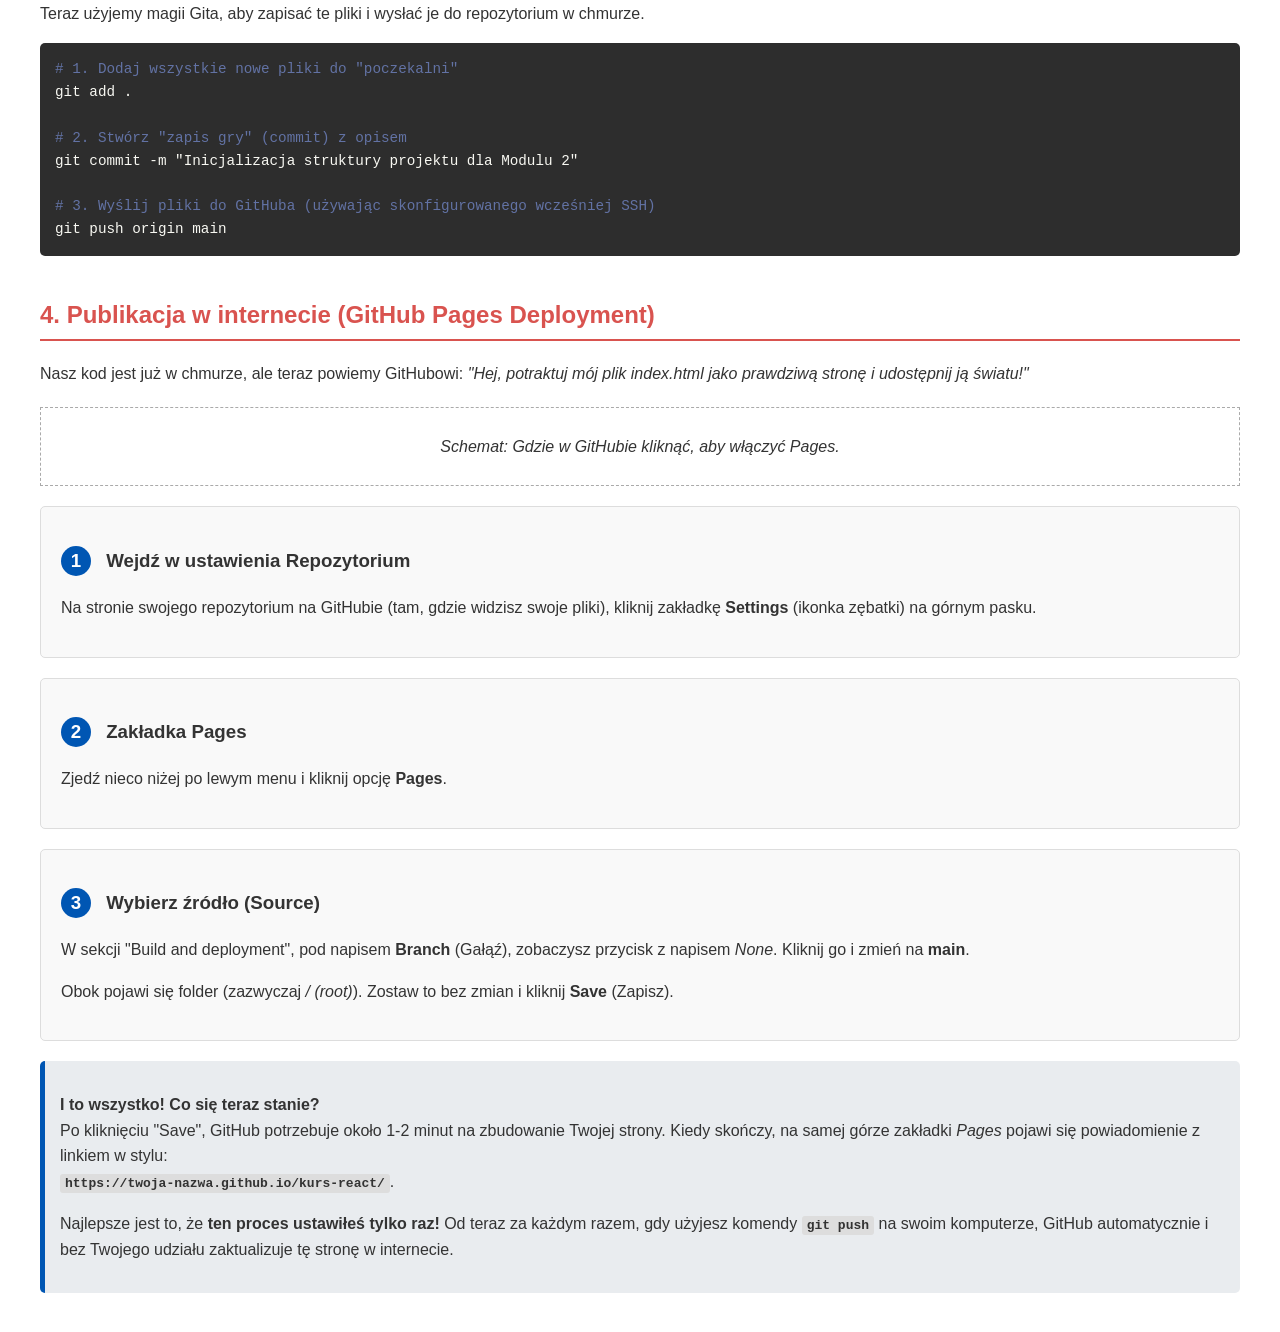
<file: zadania/2.0-setup.html>
<!DOCTYPE html>
<html lang="pl">
<head>
    <meta charset="UTF-8">
    <meta name="viewport" content="width=device-width, initial-scale=1.0">
    <title>Zadanie 2.0: Struktura i Deployment (GitHub Pages)</title>
    <style>
        body { font-family: 'Segoe UI', Tahoma, Geneva, Verdana, sans-serif; margin: 40px; line-height: 1.6; color: #333; }
        h1 { color: #0056b3; }
        h2 { color: #d9534f; border-bottom: 2px solid #d9534f; padding-bottom: 5px; margin-top: 40px;}
        .info { background-color: #e9ecef; padding: 15px; border-radius: 5px; margin-bottom: 20px; border-left: 5px solid #0056b3;}
        .step { background-color: #f9f9f9; border: 1px solid #ddd; padding: 20px; margin-bottom: 20px; border-radius: 5px; }
        .step-number { display: inline-block; background-color: #0056b3; color: white; width: 30px; height: 30px; text-align: center; line-height: 30px; border-radius: 50%; font-weight: bold; margin-right: 10px; }
        
        /* POPRAWIONE STYLE DLA KODU - dodano white-space: pre-wrap */
        .code-block { background-color: #2d2d2d; color: #f8f8f2; padding: 15px; border-radius: 5px; font-family: monospace; font-size: 1.1em; margin-bottom: 20px; white-space: pre-wrap; word-wrap: break-word; overflow-x: auto; }
        .terminal { background-color: #1e1e1e; color: #00ff00; padding: 15px; border-radius: 5px; font-family: monospace; margin-top: 10px; margin-bottom: 10px; white-space: pre-wrap; word-wrap: break-word; overflow-x: auto; }
        .file-tree { font-family: monospace; background-color: #e3f2fd; padding: 15px; border-left: 5px solid #2196f3; border-radius: 5px; white-space: pre-wrap; }
        
        .diagram-container { text-align: center; margin: 20px 0; padding: 10px; border: 1px dashed #aaa; background-color: #fff; }
        code { background-color: #ddd; padding: 2px 5px; border-radius: 3px; font-weight: bold; color: #333;}
        .string { color: #f1fa8c; }
        .comment { color: #6272a4; }
        .tag { color: #ff79c6; }
    </style>
</head>
<body>

    <h1>Moduł 2, Zadanie 2.0: Setup repozytorium i Deployment</h1>
    
    <div class="info">
        <p><strong>Witamy w Module 2!</strong> Tym razem będziemy łączyć się z prawdziwymi serwerami (API) w internecie, aby pobierać dane. Aby nasza aplikacja była w pełni profesjonalna, będziemy pracować na sklonowanym repozytorium <code>kurs-react</code>. Nauczymy się też, jak sprawić, by kod z naszego komputera automatycznie stawał się stroną widoczną dla całego świata pod Twoim własnym linkiem na GitHub Pages!</p>
    </div>

    <h2>1. Prawidłowa struktura projektu</h2>
    <p>Otwórz folder swojego repozytorium <code>kurs-react</code> w edytorze Visual Studio Code. Profesjonalne projekty nie trzymają wszystkich plików "luzem" w jednym miejscu. Zbudujmy porządek!</p>
    
    <div class="diagram-container">
        <p><em>Schemat: Tak powinna wyglądać standardowa struktura plików statycznych (HTML, CSS, JS).</em></p>
        
    </div>

    <p>Stwórz w swoim repozytorium następujące foldery i pliki:</p>
    <div class="file-tree">📁 kurs-react/ (Główny folder repozytorium)
├── 📄 index.html      &lt;-- Główny plik Twojej strony
├── 📁 css/
│   └── 📄 style.css   &lt;-- Tutaj będą style
└── 📁 js/
    └── 📄 app.js      &lt;-- Tutaj będziemy pisać nasz kod JS</div>

    <h2>2. Startowy plik index.html</h2>
    <p>Wklej poniższy kod do swojego nowo utworzonego pliku <code>index.html</code>. To szkielet, na którym będziemy budować aplikacje w tym module.</p>

    <div class="code-block"><span class="tag">&lt;!DOCTYPE html&gt;</span>
<span class="tag">&lt;html</span> <span class="string">lang="pl"</span><span class="tag">&gt;</span>
<span class="tag">&lt;head&gt;</span>
    <span class="tag">&lt;meta</span> <span class="string">charset="UTF-8"</span><span class="tag">&gt;</span>
    <span class="tag">&lt;meta</span> <span class="string">name="viewport"</span> <span class="string">content="width=device-width, initial-scale=1.0"</span><span class="tag">&gt;</span>
    <span class="tag">&lt;title&gt;</span>Moduł 2: Moja Aplikacja API<span class="tag">&lt;/title&gt;</span>
    
    <span class="comment">&lt;!-- Podpięcie zewnętrznego pliku CSS z folderu css --&gt;</span>
    <span class="tag">&lt;link</span> <span class="string">rel="stylesheet"</span> <span class="string">href="./css/style.css"</span><span class="tag">&gt;</span>
<span class="tag">&lt;/head&gt;</span>
<span class="tag">&lt;body&gt;</span>

    <span class="tag">&lt;header&gt;</span>
        <span class="tag">&lt;h1&gt;</span>Moduł 2: Interakcja z serwerem<span class="tag">&lt;/h1&gt;</span>
    <span class="tag">&lt;/header&gt;</span>

    <span class="tag">&lt;main</span> <span class="string">id="kontener-aplikacji"</span><span class="tag">&gt;</span>
        <span class="tag">&lt;h2&gt;</span>Miejsce na projekt...<span class="tag">&lt;/h2&gt;</span>
        <span class="tag">&lt;p&gt;</span>Niedługo pojawią się tu dane pobrane z prawdziwego serwera!<span class="tag">&lt;/p&gt;</span>
    <span class="tag">&lt;/main&gt;</span>

    <span class="comment">&lt;!-- Podpięcie skryptu JS z folderu js jako MODUŁ --&gt;</span>
    <span class="tag">&lt;script</span> <span class="string">type="module"</span> <span class="string">src="./js/app.js"</span><span class="tag">&gt;&lt;/script&gt;</span>

<span class="tag">&lt;/body&gt;</span>
<span class="tag">&lt;/html&gt;</span></div>

    <h2>3. Zapisz i wyślij na serwer (Push)</h2>
    <p>Teraz użyjemy magii Gita, aby zapisać te pliki i wysłać je do repozytorium w chmurze.</p>
    <div class="code-block"><span class="comment"># 1. Dodaj wszystkie nowe pliki do "poczekalni"</span>
git add .

<span class="comment"># 2. Stwórz "zapis gry" (commit) z opisem</span>
git commit -m "Inicjalizacja struktury projektu dla Modulu 2"

<span class="comment"># 3. Wyślij pliki do GitHuba (używając skonfigurowanego wcześniej SSH)</span>
git push origin main</div>

    <h2>4. Publikacja w internecie (GitHub Pages Deployment)</h2>
    <p>Nasz kod jest już w chmurze, ale teraz powiemy GitHubowi: <em>"Hej, potraktuj mój plik index.html jako prawdziwą stronę i udostępnij ją światu!"</em></p>
    
    <div class="diagram-container">
        <p><em>Schemat: Gdzie w GitHubie kliknąć, aby włączyć Pages.</em></p>
        
    </div>

    <div class="step">
        <h3><span class="step-number">1</span> Wejdź w ustawienia Repozytorium</h3>
        <p>Na stronie swojego repozytorium na GitHubie (tam, gdzie widzisz swoje pliki), kliknij zakładkę <strong>Settings</strong> (ikonka zębatki) na górnym pasku.</p>
    </div>

    <div class="step">
        <h3><span class="step-number">2</span> Zakładka Pages</h3>
        <p>Zjedź nieco niżej po lewym menu i kliknij opcję <strong>Pages</strong>.</p>
    </div>

    <div class="step">
        <h3><span class="step-number">3</span> Wybierz źródło (Source)</h3>
        <p>W sekcji "Build and deployment", pod napisem <strong>Branch</strong> (Gałąź), zobaczysz przycisk z napisem <em>None</em>. Kliknij go i zmień na <strong>main</strong>.</p>
        <p>Obok pojawi się folder (zazwyczaj <em>/ (root)</em>). Zostaw to bez zmian i kliknij <strong>Save</strong> (Zapisz).</p>
    </div>

    <div class="info">
        <p><strong>I to wszystko! Co się teraz stanie?</strong><br>
        Po kliknięciu "Save", GitHub potrzebuje około 1-2 minut na zbudowanie Twojej strony. Kiedy skończy, na samej górze zakładki <em>Pages</em> pojawi się powiadomienie z linkiem w stylu: <br>
        <code>https://twoja-nazwa.github.io/kurs-react/</code>.</p>
        <p>Najlepsze jest to, że <strong>ten proces ustawiłeś tylko raz!</strong> Od teraz za każdym razem, gdy użyjesz komendy <code>git push</code> na swoim komputerze, GitHub automatycznie i bez Twojego udziału zaktualizuje tę stronę w internecie.</p>
    </div>

</body>
</html>
</file>
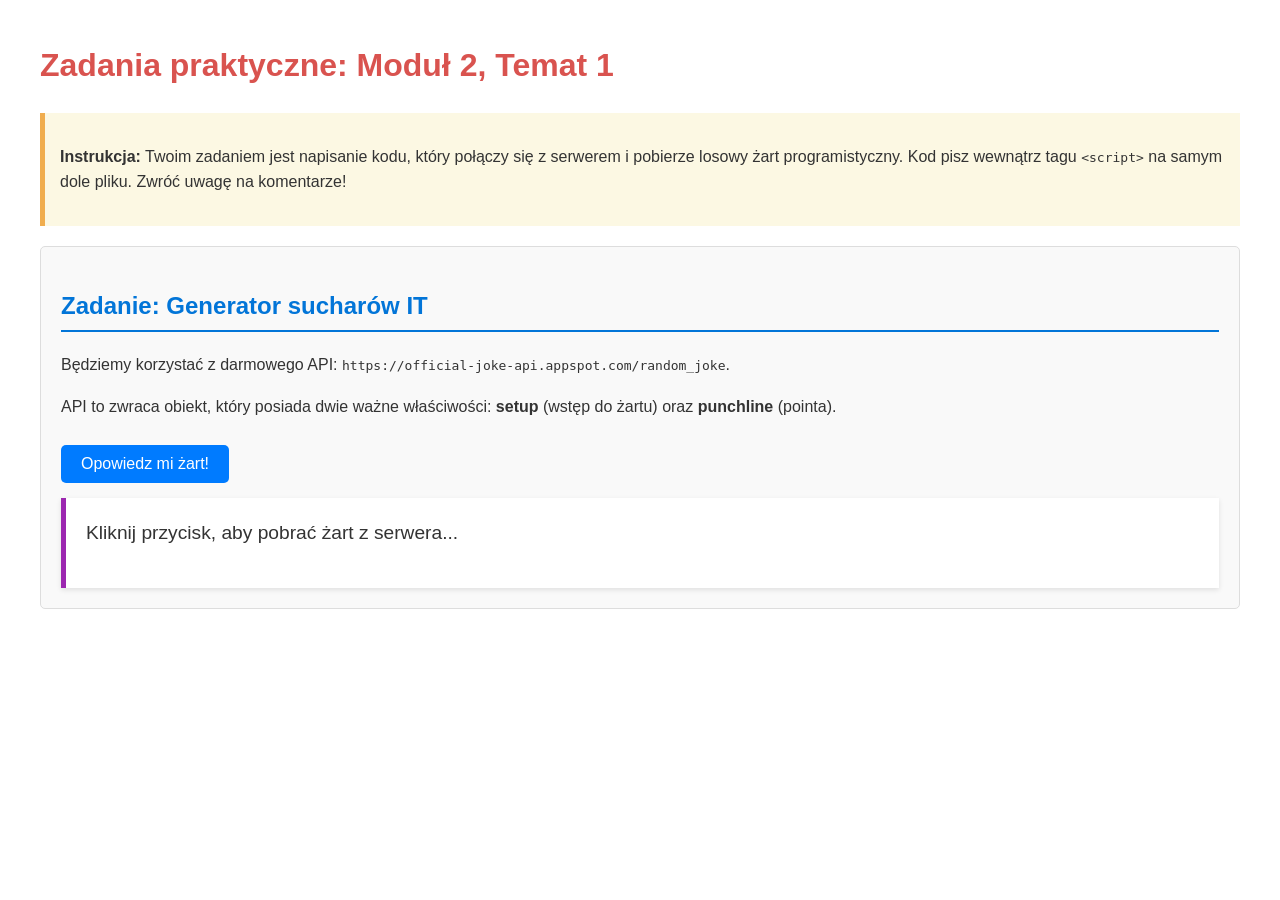
<file: zadania/2.1-zadanie.html>
<!DOCTYPE html>
<html lang="pl">
<head>
    <meta charset="UTF-8">
    <meta name="viewport" content="width=device-width, initial-scale=1.0">
    <title>Zadania 2.1: Fetch i API</title>
    <style>
        body { font-family: 'Segoe UI', Tahoma, Geneva, Verdana, sans-serif; margin: 40px; line-height: 1.6; color: #333; }
        h1 { color: #d9534f; }
        h2 { color: #0275d8; border-bottom: 2px solid #0275d8; padding-bottom: 5px;}
        .instruction { background-color: #fcf8e3; padding: 15px; border-left: 5px solid #f0ad4e; margin-bottom: 20px; }
        .task-container { background-color: #f9f9f9; border: 1px solid #ddd; padding: 20px; margin-bottom: 20px; border-radius: 5px; }
        .joke-box { background-color: #fff; padding: 20px; border-left: 5px solid #9c27b0; font-size: 1.2em; margin-top: 15px; min-height: 50px; box-shadow: 0 2px 5px rgba(0,0,0,0.1);}
        button { padding: 10px 20px; font-size: 16px; cursor: pointer; background-color: #007bff; color: white; border: none; border-radius: 5px; margin-top: 10px;}
        button:hover { background-color: #0056b3; }
    </style>
</head>
<body>

    <h1>Zadania praktyczne: Moduł 2, Temat 1</h1>
    
    <div class="instruction">
        <p><strong>Instrukcja:</strong> Twoim zadaniem jest napisanie kodu, który połączy się z serwerem i pobierze losowy żart programistyczny. Kod pisz wewnątrz tagu <code>&lt;script&gt;</code> na samym dole pliku. Zwróć uwagę na komentarze!</p>
    </div>

    <div class="task-container">
        <h2>Zadanie: Generator sucharów IT</h2>
        <p>Będziemy korzystać z darmowego API: <code>https://official-joke-api.appspot.com/random_joke</code>.</p>
        <p>API to zwraca obiekt, który posiada dwie ważne właściwości: <strong>setup</strong> (wstęp do żartu) oraz <strong>punchline</strong> (pointa).</p>
        
        <button id="guzik-zart">Opowiedz mi żart!</button>
        
        <div id="miejsce-na-zart" class="joke-box">
            Kliknij przycisk, aby pobrać żart z serwera...
        </div>
    </div>

    <script>
        // Łapiemy elementy z HTML
        const guzikZart = document.getElementById('guzik-zart');
        const miejsceNaZart = document.getElementById('miejsce-na-zart');

        // ==========================================
        // MIEJSCE NA TWÓJ KOD
        // ==========================================
        
        // 1. Stwórz funkcję o nazwie 'pobierzZart'. 
        // Pamiętaj, aby przed słowem function dodać słowo 'async'!
        
        /* --- TWÓJ KOD TUTAJ --- */
        async function pobierzZart() {
            // Zmieniamy tekst podczas ładowania
            miejsceNaZart.innerHTML = "<em>Łączenie z serwerem...</em>";

            try {
                // 2. Użyj 'await fetch(adres_url)' aby pobrać dane z podanego wyżej adresu.
                // Wynik zapisz do zmiennej np. 'odpowiedz'.
                
                /* --- TWÓJ KOD TUTAJ --- */
                
                let odpowiedz = await fetch(' https://official-joke-api.appspot.com/random_joke.');
                // 3. Rozpakuj dane do JSON używając 'await odpowiedz.json()'.
                // Wynik zapisz do zmiennej np. 'zartDane'.
                
                /* --- TWÓJ KOD TUTAJ --- */
                let zartDane = await odpowiedz.json();

                // 4. Podmień treść w HTML (miejsceNaZart.innerHTML).
                // Użyj backticków (` `), aby połączyć wstęp (zartDane.setup) i pointę (zartDane.punchline).
                // Np.: `<p>${zartDane.setup}</p><strong>${zartDane.punchline}</strong>`
                
                /* --- TWÓJ KOD TUTAJ --- */
                miejsceNaZart.innerHTML = `<p>${zartDane.setup}</p><strong>${zartDane.punchline}</strong>`;

            } catch (blad) {
                // Jeśli coś pójdzie nie tak (np. brak internetu)
                miejsceNaZart.innerHTML = "Niestety, serwer żartów jest dzisiaj smutny. Błąd: " + blad;
            }
        }

        // ==========================================
        // Podpięcie kliknięcia (nic tu nie zmieniaj)
        // ==========================================
        guzikZart.addEventListener('click', pobierzZart);

    </script>
</body>
</html>
</file>
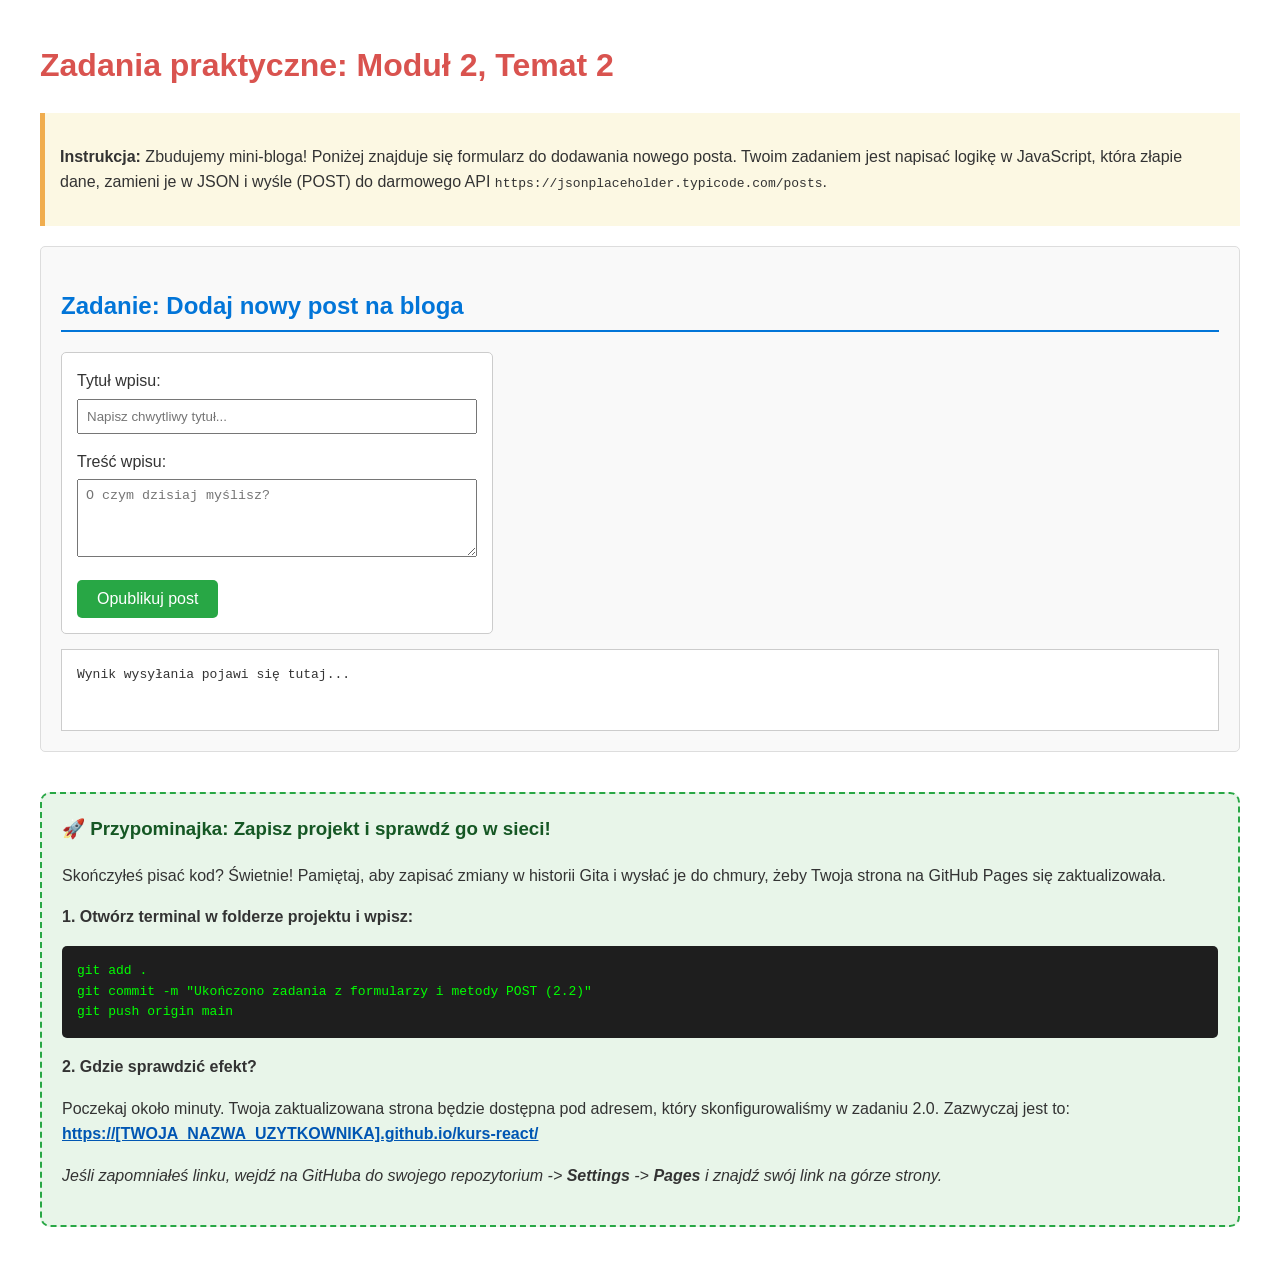
<file: zadania/2.2-zadanie.html>
<!DOCTYPE html>
<html lang="pl">
<head>
    <meta charset="UTF-8">
    <meta name="viewport" content="width=device-width, initial-scale=1.0">
    <title>Zadania 2.2: JSON i POST</title>
    <style>
        body { font-family: 'Segoe UI', Tahoma, Geneva, Verdana, sans-serif; margin: 40px; line-height: 1.6; color: #333; }
        h1 { color: #d9534f; }
        h2 { color: #0275d8; border-bottom: 2px solid #0275d8; padding-bottom: 5px;}
        .instruction { background-color: #fcf8e3; padding: 15px; border-left: 5px solid #f0ad4e; margin-bottom: 20px; }
        .task-container { background-color: #f9f9f9; border: 1px solid #ddd; padding: 20px; margin-bottom: 20px; border-radius: 5px; }
        .git-reminder { background-color: #e8f5e9; padding: 20px; border: 2px dashed #28a745; margin-top: 40px; border-radius: 10px;}
        .git-reminder h3 { margin-top: 0; color: #155724; }
        .terminal { background-color: #1e1e1e; color: #00ff00; padding: 15px; border-radius: 5px; font-family: monospace; white-space: pre-wrap; margin: 10px 0;}
        
        .post-form { background: white; padding: 15px; border-radius: 5px; border: 1px solid #ccc; max-width: 400px;}
        input, textarea { width: 100%; padding: 8px; margin-top: 5px; margin-bottom: 15px; box-sizing: border-box; }
        button { padding: 10px 20px; font-size: 16px; cursor: pointer; background-color: #28a745; color: white; border: none; border-radius: 5px; }
        button:hover { background-color: #218838; }
        .output-box { padding: 15px; background: #fff; border: 1px solid #ccc; min-height: 50px; margin-top: 15px; font-family: monospace;}
    </style>
</head>
<body>

    <h1>Zadania praktyczne: Moduł 2, Temat 2</h1>
    
    <div class="instruction">
        <p><strong>Instrukcja:</strong> Zbudujemy mini-bloga! Poniżej znajduje się formularz do dodawania nowego posta. Twoim zadaniem jest napisać logikę w JavaScript, która złapie dane, zamieni je w JSON i wyśle (POST) do darmowego API <code>https://jsonplaceholder.typicode.com/posts</code>.</p>
    </div>

    <div class="task-container">
        <h2>Zadanie: Dodaj nowy post na bloga</h2>
        
        <form id="formularz-posta" class="post-form">
            <label for="tytul-posta">Tytuł wpisu:</label>
            <input type="text" id="tytul-posta" placeholder="Napisz chwytliwy tytuł..." required>

            <label for="tresc-posta">Treść wpisu:</label>
            <textarea id="tresc-posta" rows="4" placeholder="O czym dzisiaj myślisz?" required></textarea>

            <button type="submit">Opublikuj post</button>
        </form>

        <div id="wynik-zadania" class="output-box">Wynik wysyłania pojawi się tutaj...</div>
    </div>

    <div class="git-reminder">
        <h3>🚀 Przypominajka: Zapisz projekt i sprawdź go w sieci!</h3>
        <p>Skończyłeś pisać kod? Świetnie! Pamiętaj, aby zapisać zmiany w historii Gita i wysłać je do chmury, żeby Twoja strona na GitHub Pages się zaktualizowała.</p>
        <p><strong>1. Otwórz terminal w folderze projektu i wpisz:</strong></p>
        <div class="terminal">git add .
git commit -m "Ukończono zadania z formularzy i metody POST (2.2)"
git push origin main</div>
        <p><strong>2. Gdzie sprawdzić efekt?</strong></p>
        <p>Poczekaj około minuty. Twoja zaktualizowana strona będzie dostępna pod adresem, który skonfigurowaliśmy w zadaniu 2.0. Zazwyczaj jest to:<br>
        <a href="#" style="color: #0056b3; font-weight: bold;">https://[TWOJA_NAZWA_UZYTKOWNIKA].github.io/kurs-react/</a></p>
        <p><em>Jeśli zapomniałeś linku, wejdź na GitHuba do swojego repozytorium -> <strong>Settings</strong> -> <strong>Pages</strong> i znajdź swój link na górze strony.</em></p>
    </div>

    <script>
        const formularzPosta = document.getElementById('formularz-posta');
        const ekranWyniku = document.getElementById('wynik-zadania');

        // ==========================================
        // MIEJSCE NA TWÓJ KOD
        // ==========================================

        formularzPosta.addEventListener('submit', async (zdarzenie) => {
            // 1. Zablokuj domyślne odświeżanie strony (użyj na zmiennej 'zdarzenie' metody preventDefault())
            /* --- TWÓJ KOD TUTAJ --- */
            zdarzenie.preventDefault();

            // 2. Złap to, co wpisał użytkownik.
            // Użyj document.getElementById('id-elementu').value
            /* --- TWÓJ KOD TUTAJ --- */
            // const tytul = ...
            // const tresc = ...

            const tytul = document.getElementById('tytul').value;
            const tresc = document.getElementById('tresc').value;

            

            // 3. Zbuduj obiekt o nazwie np. 'nowyPost'.
            // Niech ma właściwości: 'title', 'body' oraz 'userId' (ustaw userId po prostu na liczbę 1).
            /* --- TWÓJ KOD TUTAJ --- */
            
            const nowyPost = 
            
        {
            title: tytul, body: tresc, userId: 1 
        
        }

            ekranWyniku.innerHTML = "Wysyłanie do serwera...";

            try {
                // 4. Skonfiguruj i wywołaj fetch.
                // Adres: 'https://jsonplaceholder.typicode.com/posts'
                // W obiekcie konfiguracyjnym ustaw method na 'POST', body na z-stringify-owany 'nowyPost' 
                // i nie zapomnij o headers z 'Content-Type': 'application/json'
                
                /* --- TWÓJ KOD TUTAJ --- */
                // const odpowiedz = await fetch( ... );
                
                const odpowiedz = await 
                
                fetch('https://jsonplaceholder.typicode.com/posts', {
                
                
                    method: 'POST',
                
                    body: JSON.stringify(nowyPost),
                
                    headers: 
                    
                    { 'Content-Type': 'application/json' } })
                
                    if (!odpowiedz.ok) throw new Error("Błąd serwera")

                const zapisanyPost = await odpowiedz.json()
               
                ekranWyniku.innerHTML = "Dodano! ID posta to: " + zapisanyPost.id


                // 5. Rozpakuj odpowiedź JSON i wyświetl ją na ekranie!
                // if (!odpowiedz.ok) throw new Error("Błąd serwera");
                // const zapisanyPost = await odpowiedz.json();
                // ekranWyniku.innerHTML = "Dodano! ID posta to: " + zapisanyPost.id;
                
                /* --- TWÓJ KOD TUTAJ --- */
                

            } catch (blad) {
                ekranWyniku.innerHTML = "Błąd: " + blad.message;
            }
        });

    </script>
</body>
</html>
</file>
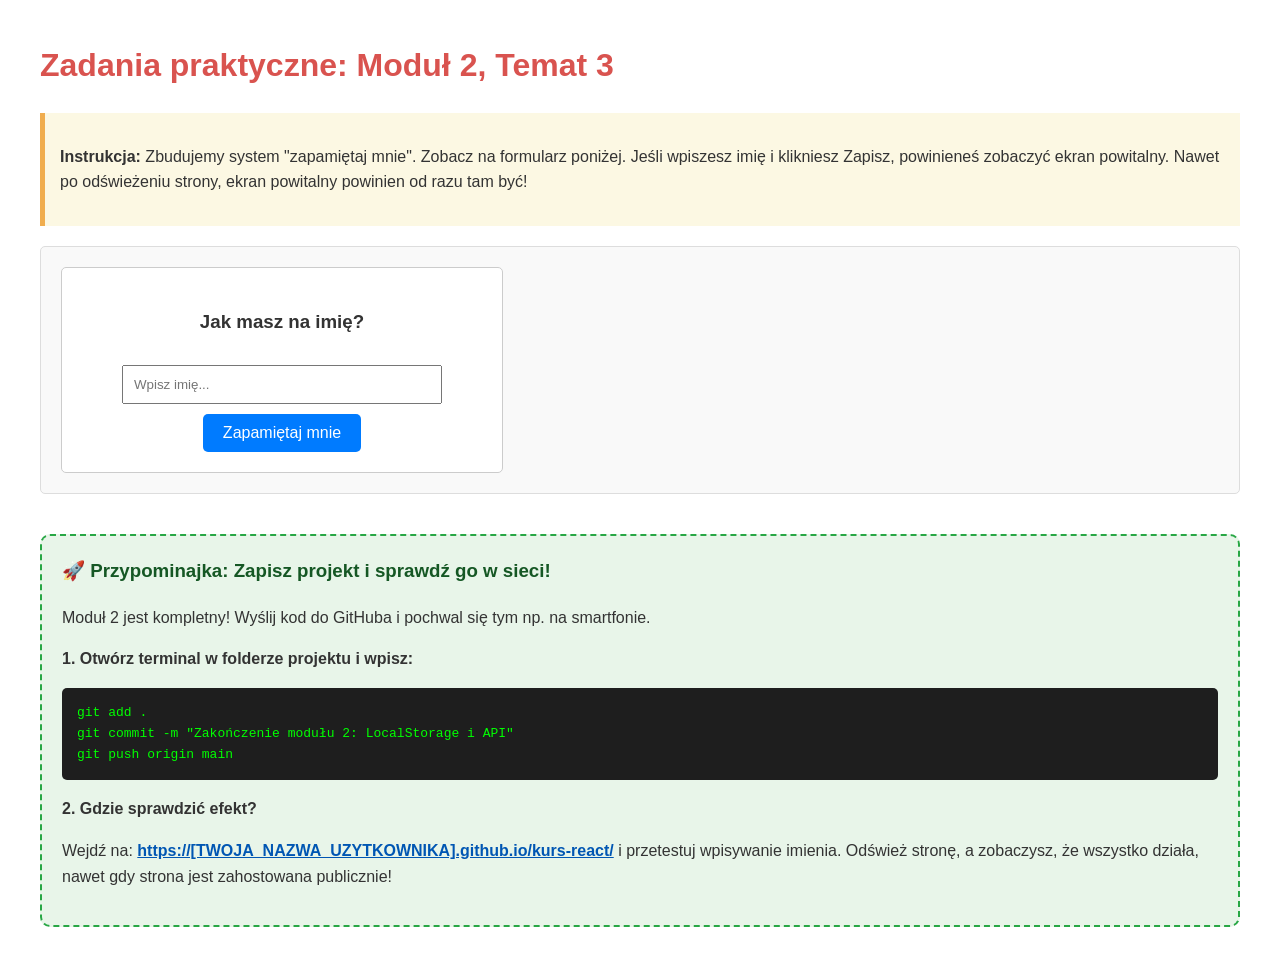
<file: zadania/2.3-zadanie.html>
<!DOCTYPE html>
<html lang="pl">
<head>
    <meta charset="UTF-8">
    <meta name="viewport" content="width=device-width, initial-scale=1.0">
    <title>Zadania 2.3: Pamięć LocalStorage</title>
    <style>
        body { font-family: 'Segoe UI', Tahoma, Geneva, Verdana, sans-serif; margin: 40px; line-height: 1.6; color: #333; }
        h1 { color: #d9534f; }
        h2 { color: #0275d8; border-bottom: 2px solid #0275d8; padding-bottom: 5px;}
        .instruction { background-color: #fcf8e3; padding: 15px; border-left: 5px solid #f0ad4e; margin-bottom: 20px; }
        .task-container { background-color: #f9f9f9; border: 1px solid #ddd; padding: 20px; margin-bottom: 20px; border-radius: 5px; }
        
        .login-box { background: white; padding: 20px; border-radius: 5px; border: 1px solid #ccc; max-width: 400px; text-align: center;}
        input { width: 80%; padding: 10px; margin: 10px 0; box-sizing: border-box; }
        button { padding: 10px 20px; font-size: 16px; cursor: pointer; background-color: #007bff; color: white; border: none; border-radius: 5px; }
        button:hover { background-color: #0056b3; }
        button.logout { background-color: #dc3545; margin-top: 15px; }
        
        .welcome-screen { display: none; background-color: #d4edda; color: #155724; padding: 20px; border-radius: 5px; border: 1px solid #c3e6cb; max-width: 400px; text-align: center;}
        
        /* Git Reminder Style */
        .git-reminder { background-color: #e8f5e9; padding: 20px; border: 2px dashed #28a745; margin-top: 40px; border-radius: 10px;}
        .git-reminder h3 { margin-top: 0; color: #155724; }
        .terminal { background-color: #1e1e1e; color: #00ff00; padding: 15px; border-radius: 5px; font-family: monospace; white-space: pre-wrap; margin: 10px 0;}
    </style>
</head>
<body>

    <h1>Zadania praktyczne: Moduł 2, Temat 3</h1>
    
    <div class="instruction">
        <p><strong>Instrukcja:</strong> Zbudujemy system "zapamiętaj mnie". Zobacz na formularz poniżej. Jeśli wpiszesz imię i klikniesz Zapisz, powinieneś zobaczyć ekran powitalny. Nawet po odświeżeniu strony, ekran powitalny powinien od razu tam być!</p>
    </div>

    <div class="task-container">
        
        <div id="ekran-logowania" class="login-box">
            <h3>Jak masz na imię?</h3>
            <input type="text" id="input-imie" placeholder="Wpisz imię...">
            <br>
            <button id="btn-zapisz">Zapamiętaj mnie</button>
        </div>

        <div id="ekran-powitalny" class="welcome-screen">
            <h3>Witaj ponownie, <span id="miejsce-na-imie"></span>!</h3>
            <p>Fajnie, że wróciłeś. Pamiętałem Cię!</p>
            <button id="btn-wyloguj" class="logout">Zapomnij mnie (Wyloguj)</button>
        </div>

    </div>

    <div class="git-reminder">
        <h3>🚀 Przypominajka: Zapisz projekt i sprawdź go w sieci!</h3>
        <p>Moduł 2 jest kompletny! Wyślij kod do GitHuba i pochwal się tym np. na smartfonie.</p>
        <p><strong>1. Otwórz terminal w folderze projektu i wpisz:</strong></p>
        <div class="terminal">git add .
git commit -m "Zakończenie modułu 2: LocalStorage i API"
git push origin main</div>
        <p><strong>2. Gdzie sprawdzić efekt?</strong></p>
        <p>Wejdź na: <a href="#" style="color: #0056b3; font-weight: bold;">https://[TWOJA_NAZWA_UZYTKOWNIKA].github.io/kurs-react/</a> i przetestuj wpisywanie imienia. Odśwież stronę, a zobaczysz, że wszystko działa, nawet gdy strona jest zahostowana publicznie!</p>
    </div>

    <script>
        const ekranLogowania = document.getElementById('ekran-logowania');
        const ekranPowitalny = document.getElementById('ekran-powitalny');
        const inputImie = document.getElementById('input-imie');
        const miejsceNaImie = document.getElementById('miejsce-na-imie');
        const btnZapisz = document.getElementById('btn-zapisz');
        const btnWyloguj = document.getElementById('btn-wyloguj');

        // ==========================================
        // MIEJSCE NA TWÓJ KOD
        // ==========================================



        // FUNKCJA POMOCNICZA: Aktualizuje to co widać na ekranie
        function pokazEkran() {
            // 1. Sprawdź, czy w localStorage istnieje coś pod kluczem 'zapisaneImie'
            /* --- TWÓJ KOD TUTAJ --- */
            // let imieZSejfu = ...
            let imieZSejfu = localStorage.getItem('zapisaneImie');

            if (imieZSejfu) {
                // Jeśli imie istnieje: ukryj ekran logowania, pokaż ekran powitalny 
                // i wstaw imię do spanu 'miejsceNaImie'.
                ekranLogowania.style.display = 'none';
                ekranPowitalny.style.display = 'block';
                miejsceNaImie.innerText = imieZSejfu;
            } else {
                // Jeśli imienia NIE ma: pokaż ekran logowania, ukryj powitalny.
                ekranLogowania.style.display = 'block';
                ekranPowitalny.style.display = 'none';
            }
        }

        // AKCJA 1: Co się dzieje po kliknięciu "Zapamiętaj mnie"
        btnZapisz.addEventListener('click', () => {
            // Złap wartość z inputu (inputImie.value)
            // Zapisz ją w LocalStorage pod kluczem 'zapisaneImie'
            // Wywołaj funkcję pokazEkran()
            
            /* --- TWÓJ KOD TUTAJ --- */
            
            
             localStorage.setItem( 'zapisaneImie', inputImie.value ) , pokazEkran()
            

        });

        // AKCJA 2: Co się dzieje po kliknięciu "Wyloguj"
        btnWyloguj.addEventListener('click', () => {
            // Usuń klucz 'zapisaneImie' z LocalStorage
            // Wywołaj funkcję pokazEkran()
            
            /* --- TWÓJ KOD TUTAJ --- */
            
            
        });

        // KROK POCZĄTKOWY: Po wejściu na stronę natychmiast sprawdź stan
        pokazEkran();

    </script>
</body>
</html>
</file>
<file: kurs-react/css/style.css>
/* RESET */
* {
    margin: 0;
    padding: 0;
    box-sizing: border-box;
    font-family: 'Courier New', Courier, monospace;
}

body {
    background-color: #ffffff; /* Białe tło strony */
    color: #000000; /* Czarne napisy */
    display: flex;
    justify-content: center;
    align-items: center;
    min-height: 100vh;
}

.container {
    width: 100%;
    max-width: 500px;
    padding: 20px;
}

.panel {
    background: #fff;
    border: 4px solid #000; /* Gruba czarna ramka */
    padding: 30px;
    box-shadow: 12px 12px 0px #000; /* Czarny, mocny cień */
}

.hidden {
    display: none !important;
}

h1 {
    font-size: 2rem;
    margin-bottom: 25px;
    background: #000;
    color: #fff;
    display: inline-block;
    padding: 5px 15px;
}

h2 {
    font-size: 1.2rem;
    text-transform: uppercase;
}

input {
    width: 100%;
    background: #fff;
    border: 3px solid #000;
    color: #000;
    padding: 12px;
    margin-bottom: 15px;
    outline: none;
    font-weight: bold;
}

input:focus {
    background: #f0f0f0;
}


button {
    background: #000;
    color: #fff;
    border: none;
    padding: 12px 25px;
    font-weight: bold;
    cursor: pointer;
    text-transform: uppercase;
    transition: 0.1s;
}

button:hover {
    transform: translate(-3px, -3px);
    box-shadow: 6px 6px 0px #333;
}

.chat-header {
    display: flex;
    justify-content: space-between;
    align-items: center;
    border-bottom: 3px solid #000;
    padding-bottom: 15px;
    margin-bottom: 15px;
}

#btn-wyloguj {
    padding: 5px 10px;
    font-size: 0.7rem;
}

#okno-wiadomosci {
    height: 380px;
    border: 3px solid #000;
    overflow-y: auto;
    padding: 15px;
    margin-bottom: 15px;
    background: #fff;
    display: flex;
    flex-direction: column;
    gap: 12px;
}

.msg-item {
    border: 2px solid #000;
    padding: 10px;
    background: #fff;
    position: relative;
}

.msg-item strong {
    display: block;
    font-size: 0.75rem;
    background: #000;
    color: #fff;
    padding: 2px 6px;
    width: fit-content;
    margin-bottom: 5px;
}

/* STOPKA CZATU */
.chat-controls {
    display: flex;
    gap: 10px;
}

.chat-controls input {
    margin-bottom: 0;
    flex: 1;
}

/* CUSTOM SCROLLBAR */
#okno-wiadomosci::-webkit-scrollbar {
    width: 10px;
}
#okno-wiadomosci::-webkit-scrollbar-track {
    background: #fff;
    border-left: 3px solid #000;
}
#okno-wiadomosci::-webkit-scrollbar-thumb {
    background: #000;
}
</file>
